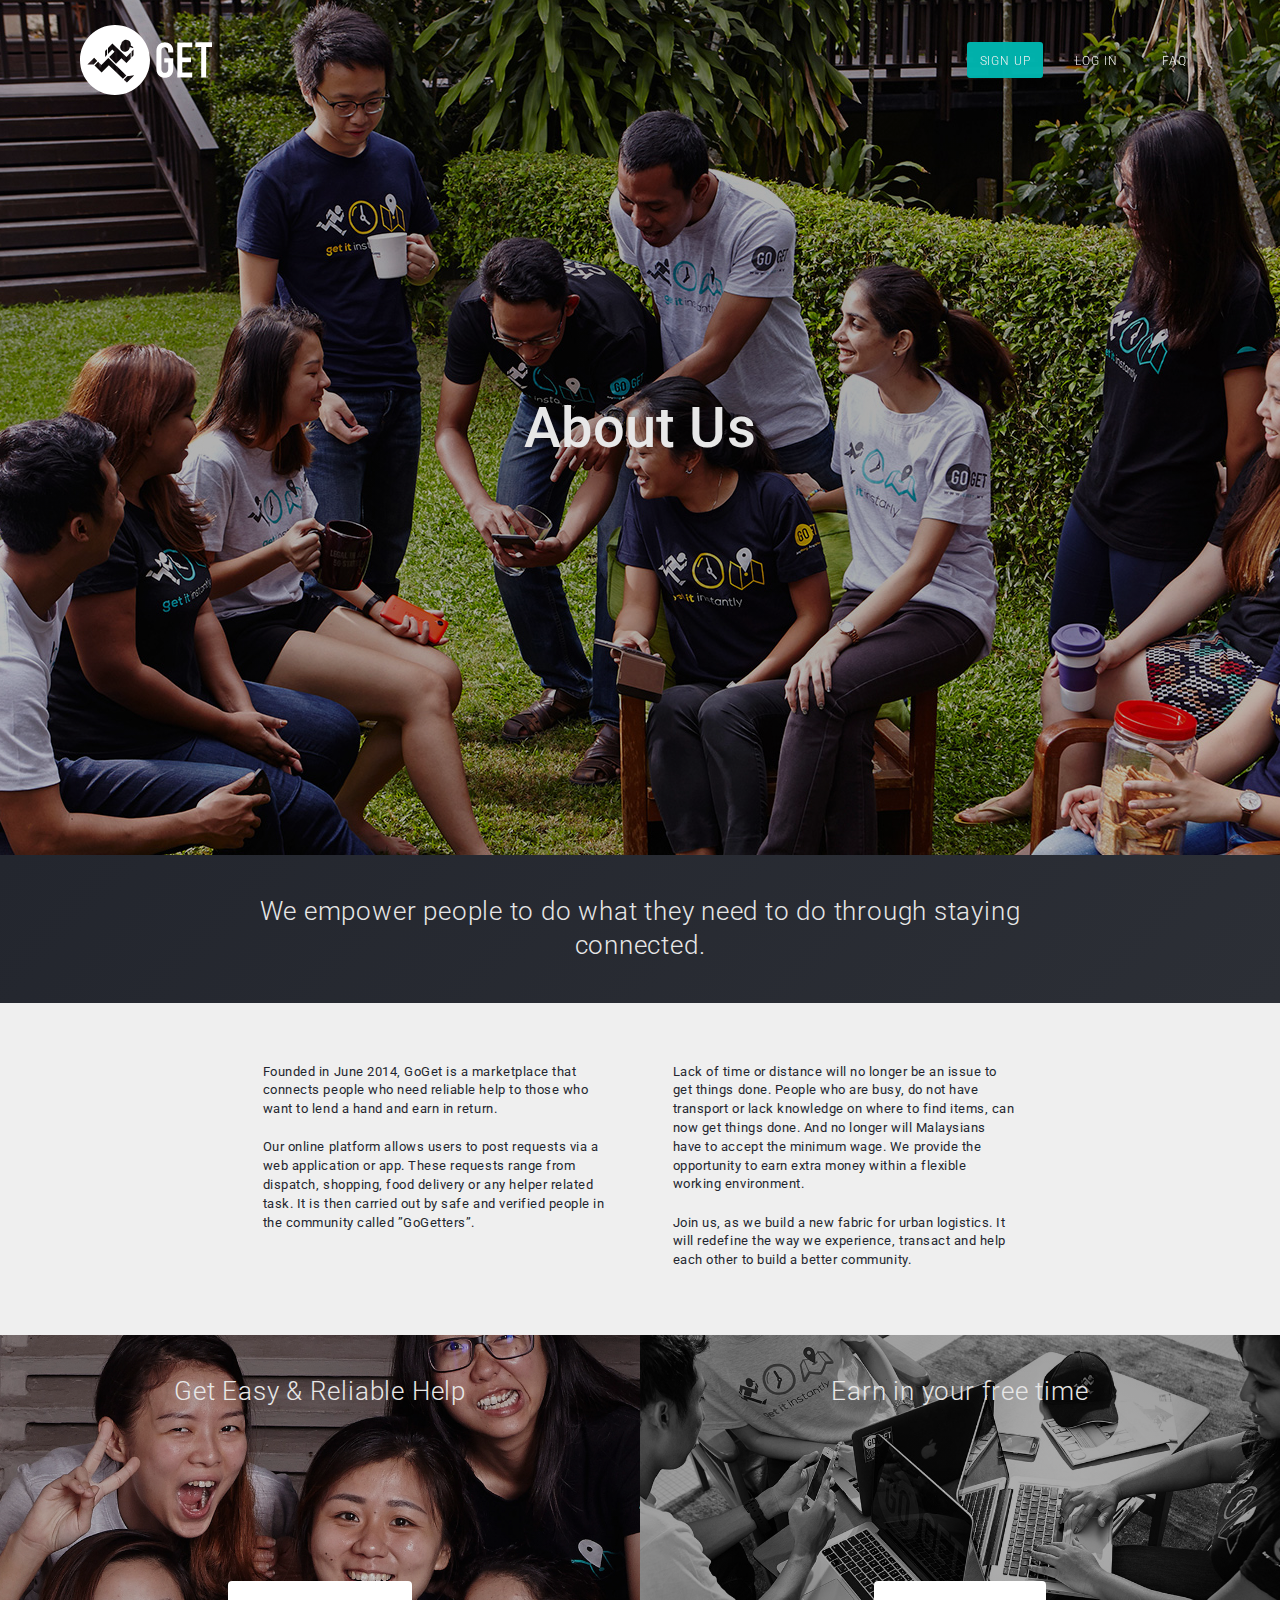
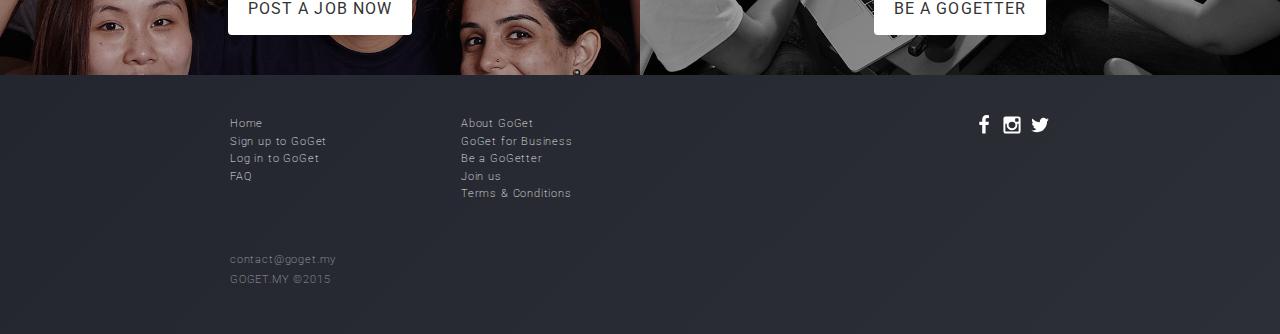
<file: about.html>
<!DOCTYPE html>
<html>
  <head>
    <title>GOGET-WEB-2016</title>
    <link rel="stylesheet" media="screen" href="css/style.css">
    <link href="https://fonts.googleapis.com/css?family=Roboto:100,300,400,500,700" rel="stylesheet" type="text/css">
    <meta http-equiv="x-ua-compatible" content="ie=edge">
    <meta name="viewport" content="width=device-width, height=device-height, initial-scale=1.0, user-scalable=0, minimum-scale=1.0, maximum-scale=1.0">
    <meta charset="utf-8">
    <meta name="language" content="en">
    <meta name="title" content="GoGet.my">
    <meta name="description" content="">
    <meta name="subject" content="">
    <meta name="keywords" content="">
    <meta name="author" content="">
    <meta name="publisher" content="">
    <meta name="owner" content="">
    <meta name="copyright" content="">
    <meta name="geo.region" content="MY">
    <meta name="geo.placename" content="Kuala Lumpur">
    <meta name="city" content="Kuala Lumpur">
    <meta name="country" content="Malaysia">
    <meta name="state" content="Kuala Lumpur">
    <meta name="zipcode" content="">
    <meta name="geo.placename" content="Kuala Lumpur">
    <meta name="geo.position" content="">
    <meta name="ICBM" content="">
    <meta name="robot" content="index, follow">
    <meta name="ctype" content="page">
    <meta name="og:url" href="http://www.goget.my">
    <meta name="og:title" content="GoGet.my">
    <meta name="og:site_name" content="GoGet.my">
    <meta name="og:description" content="">
    <meta name="twitter:card" content="GoGet.my">
    <meta name="twitter:url" content="http://www.goget.my">
    <meta name="twitter:title" content="GoGet.my">
    <meta name="twitter:description" content="">
    <meta name="twitter:image" content="">
    <meta name="twitter:site" content="">
    <meta name="twitter:creator" content="@GoGetMalaysia">
    <meta property="og:image" content="">
    <meta property="og:description" content="">
    <meta property="og:site_name" content="GoGet.my">
    <meta property="og:url" content="http://www.goget.my">
    <meta property="og:title" content="GoGet.my">
    <meta property="og:type" content="article">
  </head>
  <body>
    <header id="waypoint-1" class="center large about">
      <nav id="nav">
        <div class="flex center-v inner bind-wide">
          <div class="unit top left">
            <div class="wordmark-active no-select"><a href="index.html">
                <div class="flip size70 delay750 turn"><img src="img/global/logo-go-mascot.svg" class="first no-drag"><img src="img/global/logo-go-word.svg" class="second no-drag"></div>
                <div class="word"><img src="img/global/logo-get.svg" class="no-drag"></div></a></div>
          </div>
          <div class="unit center-v">
            <ol class="reset">
              <li class="cta"><a href="#" class="plain caps">Sign up</a></li>
              <li><a href="#" class="plain caps">Log in</a></li>
              <li> <a href="#" class="plain caps">FAQ</a></li>
            </ol>
          </div>
        </div>
      </nav>
      <div class="hero-wrap dark slider">
        <div class="hero">
          <div class="flex stretch wrap">
            <div class="unit center-v">
              <h1>About Us</h1>
            </div>
          </div>
        </div>
      </div>
    </header>
    <section class="benefits center dark">
      <h2 class="bind">We empower people to do what they need to do through staying connected.</h2>
    </section>
    <section class="blurb center light columns">
      <div class="inner bind flex">
        <div class="unit">
          <p>Founded in June 2014, GoGet is a marketplace that connects people who need reliable help to those who want to lend a hand and earn in return.</p>
          <p>Our online platform allows users to post requests via a web application or app. These requests range from dispatch, shopping, food delivery or any helper related task. It is then carried out by safe and verified people in the community called ”GoGetters”.</p>
        </div>
        <div class="unit">
          <p>Lack of time or distance will no longer be an issue to get things done. People who are busy, do not have transport or lack knowledge on where to find items, can now get things done. And no longer will Malaysians have to accept the minimum wage. We provide the opportunity to earn extra money within a flexible working environment.</p>
          <p>Join us, as we build a new fabric for urban logistics. It will redefine the way we experience, transact and help each other to build a better community.</p>
        </div>
      </div>
    </section>
    <section class="split flex">
      <section class="start flex wrap center-h dark">
        <div class="unit top">
          <h2>Get Easy &amp; Reliable Help</h2>
        </div>
        <div class="unit bottom"><a href="#" class="plain caps button inline-block white">Post a Job Now</a></div>
      </section>
      <section class="earn flex wrap center-h dark">
        <div class="unit top">
          <h2>Earn in your free time</h2>
        </div>
        <div class="unit bottom"><a href="#" class="plain caps button inline-block white">Be a GoGetter</a></div>
      </section>
    </section>
    <footer class="dark">
      <div class="flex inner bind contents">
        <div class="unit stretch">
          <div class="flex">
            <div class="unit stretch">
              <ul class="reset">
                <li><a href="index.html" class="hover">Home</a></li>
                <li><a href="/users/sign_up" class="hover">Sign up to GoGet</a></li>
                <li><a href="/home" class="hover">Log in to GoGet</a></li>
                <li><a href="https://gogetmy.zendesk.com/hc/en-us" class="hover">FAQ</a></li>
              </ul>
            </div>
            <div class="unit stretch">
              <ul class="reset">
                <li><a href="about.html" class="hover">About GoGet</a></li>
                <li><a href="business.html" class="hover">GoGet for Business</a></li>
                <li><a href="become.html" class="hover">Be a GoGetter</a></li>
                <li><a href="jobs.html" class="hover">Join us</a></li>
                <li><a href="terms.html" class="hover">Terms &amp; Conditions</a></li>
              </ul>
            </div>
          </div>
        </div>
        <div class="unit stretch right social"><a href="#" class="plain"><img src="img/icons/icon-social-facebook.svg"></a><a href="#" class="plain"><img src="img/icons/icon-social-instagram.svg"></a><a href="#" class="plain"><img src="img/icons/icon-social-twitter.svg"></a></div>
      </div>
      <div class="flex inner bind legal">
        <div class="unit stretch"><small><a href="mailto:contact@goget.my" class="hover">contact@goget.my</a><br>GOGET.MY &copy;2015</small></div>
      </div>
    </footer>
    <script src="https://cdn.optimizely.com/js/5528800518.js"></script>
    <script src="js/main.min.js"></script>
  </body>
</html>
</file>
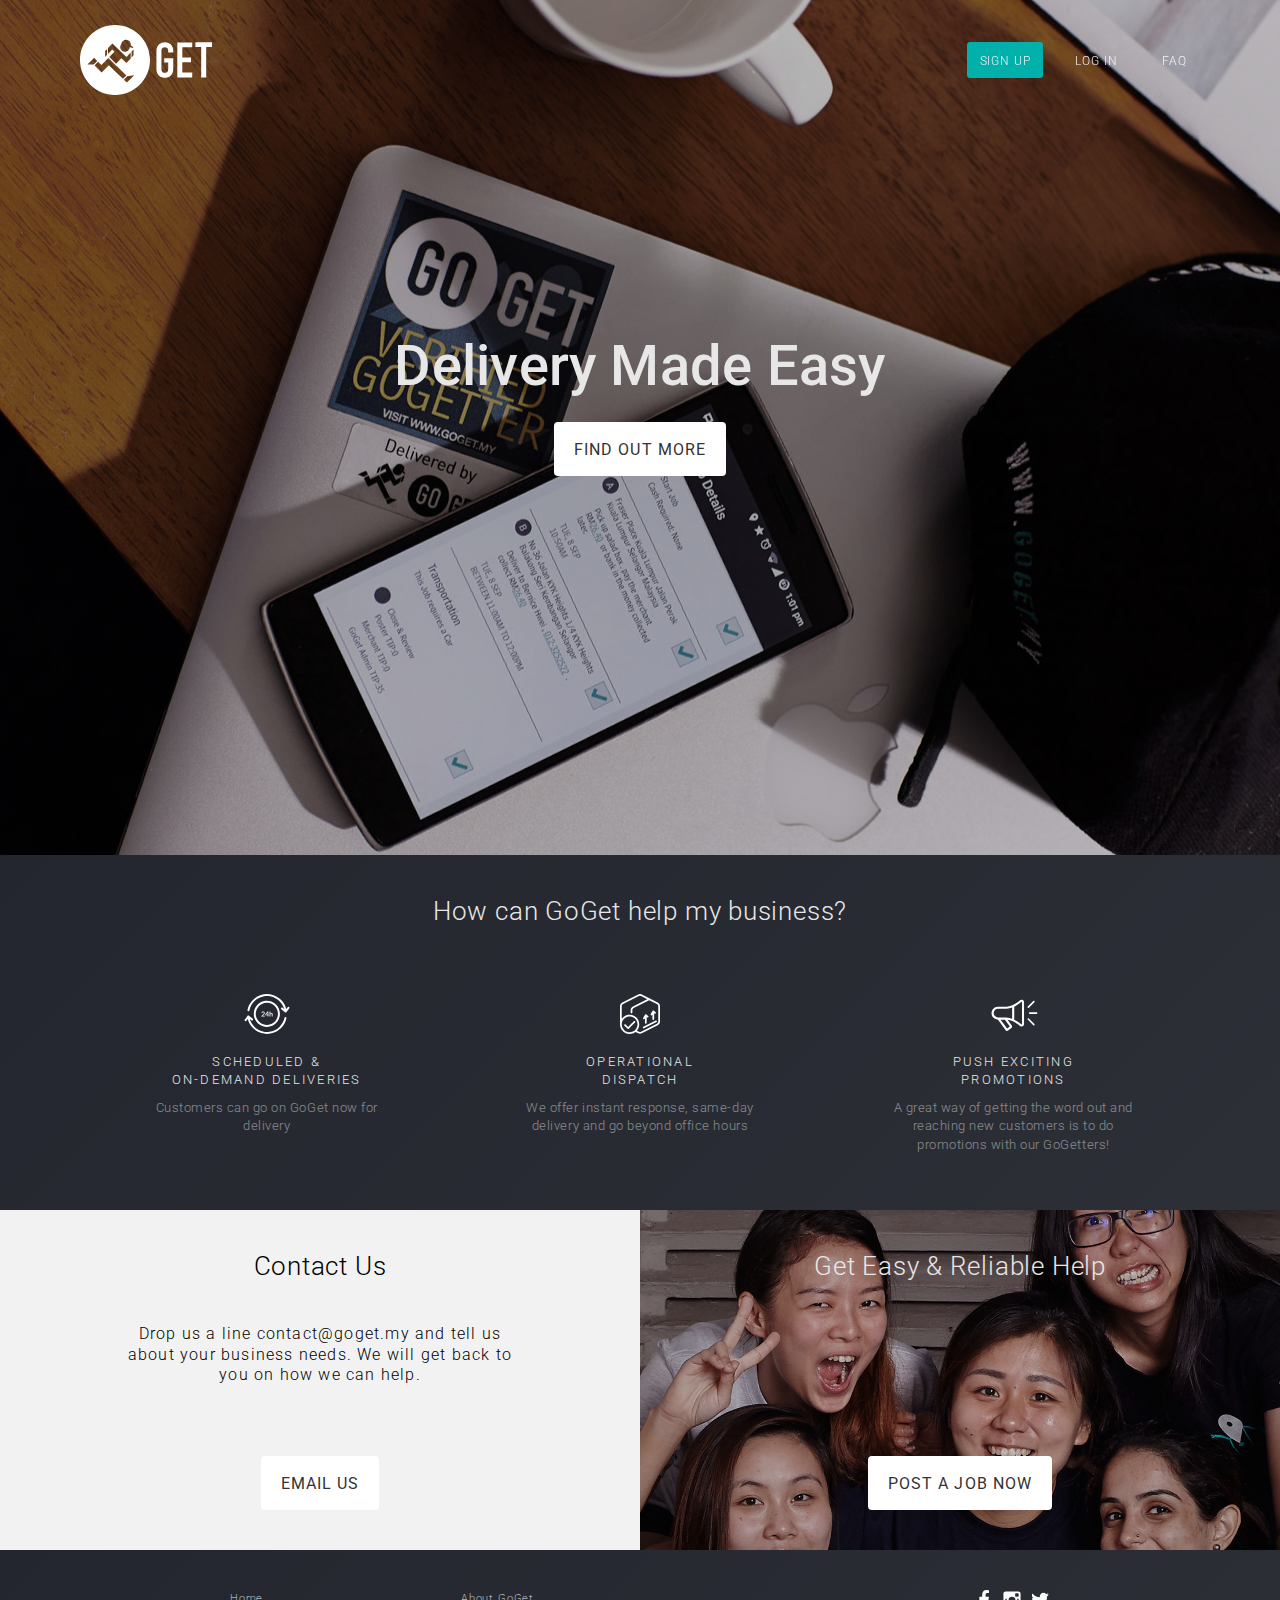
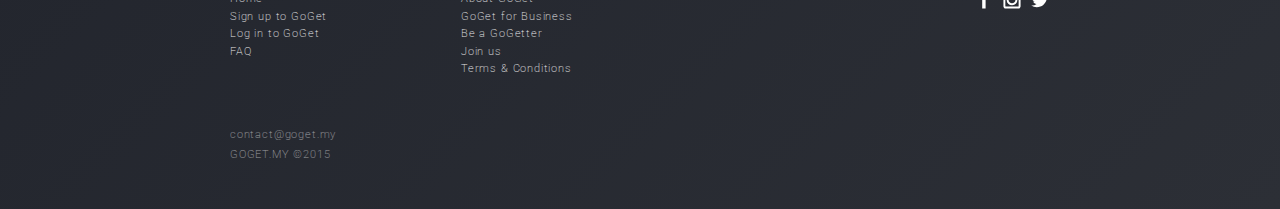
<file: business.html>
<!DOCTYPE html>
<html>
  <head>
    <title>GOGET-WEB-2016</title>
    <link rel="stylesheet" media="screen" href="css/style.css">
    <link href="https://fonts.googleapis.com/css?family=Roboto:100,300,400,500,700" rel="stylesheet" type="text/css">
    <meta http-equiv="x-ua-compatible" content="ie=edge">
    <meta name="viewport" content="width=device-width, height=device-height, initial-scale=1.0, user-scalable=0, minimum-scale=1.0, maximum-scale=1.0">
    <meta charset="utf-8">
    <meta name="language" content="en">
    <meta name="title" content="GoGet.my">
    <meta name="description" content="">
    <meta name="subject" content="">
    <meta name="keywords" content="">
    <meta name="author" content="">
    <meta name="publisher" content="">
    <meta name="owner" content="">
    <meta name="copyright" content="">
    <meta name="geo.region" content="MY">
    <meta name="geo.placename" content="Kuala Lumpur">
    <meta name="city" content="Kuala Lumpur">
    <meta name="country" content="Malaysia">
    <meta name="state" content="Kuala Lumpur">
    <meta name="zipcode" content="">
    <meta name="geo.placename" content="Kuala Lumpur">
    <meta name="geo.position" content="">
    <meta name="ICBM" content="">
    <meta name="robot" content="index, follow">
    <meta name="ctype" content="page">
    <meta name="og:url" href="http://www.goget.my">
    <meta name="og:title" content="GoGet.my">
    <meta name="og:site_name" content="GoGet.my">
    <meta name="og:description" content="">
    <meta name="twitter:card" content="GoGet.my">
    <meta name="twitter:url" content="http://www.goget.my">
    <meta name="twitter:title" content="GoGet.my">
    <meta name="twitter:description" content="">
    <meta name="twitter:image" content="">
    <meta name="twitter:site" content="">
    <meta name="twitter:creator" content="@GoGetMalaysia">
    <meta property="og:image" content="">
    <meta property="og:description" content="">
    <meta property="og:site_name" content="GoGet.my">
    <meta property="og:url" content="http://www.goget.my">
    <meta property="og:title" content="GoGet.my">
    <meta property="og:type" content="article">
  </head>
  <body>
    <header id="waypoint-1" class="center large biz">
      <nav id="nav">
        <div class="flex center-v inner bind-wide">
          <div class="unit top left">
            <div class="wordmark-active no-select"><a href="index.html">
                <div class="flip size70 delay750 turn"><img src="img/global/logo-go-mascot.svg" class="first no-drag"><img src="img/global/logo-go-word.svg" class="second no-drag"></div>
                <div class="word"><img src="img/global/logo-get.svg" class="no-drag"></div></a></div>
          </div>
          <div class="unit center-v">
            <ol class="reset">
              <li class="cta"><a href="#" class="plain caps">Sign up</a></li>
              <li><a href="#" class="plain caps">Log in</a></li>
              <li> <a href="#" class="plain caps">FAQ</a></li>
            </ol>
          </div>
        </div>
      </nav>
      <div class="hero-wrap dark slider">
        <div class="hero">
          <div class="flex stretch wrap">
            <div class="unit center-v">
              <h1>Delivery Made Easy</h1><a href="/path/to" class="plain caps button inline-block white">Find out more</a>
            </div>
          </div>
        </div>
      </div>
    </header>
    <section class="benefits-biz center dark">
      <h2>How can GoGet help my business?</h2>
      <ul class="reset benefits bind-wide flex inner">
        <li class="unit equal">
          <hgroup>
             
            Scheduled 
            &amp; <span class="br force"></span>On-demand deliveries
          </hgroup>
          <p>Customers can go on GoGet now for delivery</p>
        </li>
        <li class="unit equal">
          <hgroup>
             
            Operational <span class="br force"></span>Dispatch
          </hgroup>
          <p>We offer instant response, same-day delivery and go beyond office hours</p>
        </li>
        <li class="unit equal">
          <hgroup>
             
            Push Exciting <span class="br force"></span>Promotions
          </hgroup>
          <p>A great way of getting the word out and reaching new customers is to do promotions with our GoGetters!</p>
        </li>
      </ul>
    </section>
    <section class="split flex">
      <section class="contact flex wrap center-h">
        <div class="unit top">
          <h2>Contact Us</h2>
          <h3>Drop us a line contact@goget.my and tell us about your business needs. We will get back to you on how we can help.</h3>
        </div>
        <div class="unit bottom"><a href="mailto:contact@goget.my" class="plain caps button inline-block white">Email Us</a></div>
      </section>
      
      <section class="start flex wrap center-h dark">
        <div class="unit top">
          <h2>Get Easy &amp; Reliable Help</h2>
        </div>
        <div class="unit bottom"><a href="#" class="plain caps button inline-block white">Post a Job Now</a></div>
      </section>
    </section>
    <footer class="dark">
      <div class="flex inner bind contents">
        <div class="unit stretch">
          <div class="flex">
            <div class="unit stretch">
              <ul class="reset">
                <li><a href="index.html" class="hover">Home</a></li>
                <li><a href="/users/sign_up" class="hover">Sign up to GoGet</a></li>
                <li><a href="/home" class="hover">Log in to GoGet</a></li>
                <li><a href="https://gogetmy.zendesk.com/hc/en-us" class="hover">FAQ</a></li>
              </ul>
            </div>
            <div class="unit stretch">
              <ul class="reset">
                <li><a href="about.html" class="hover">About GoGet</a></li>
                <li><a href="business.html" class="hover">GoGet for Business</a></li>
                <li><a href="become.html" class="hover">Be a GoGetter</a></li>
                <li><a href="jobs.html" class="hover">Join us</a></li>
                <li><a href="terms.html" class="hover">Terms &amp; Conditions</a></li>
              </ul>
            </div>
          </div>
        </div>
        <div class="unit stretch right social"><a href="#" class="plain"><img src="img/icons/icon-social-facebook.svg"></a><a href="#" class="plain"><img src="img/icons/icon-social-instagram.svg"></a><a href="#" class="plain"><img src="img/icons/icon-social-twitter.svg"></a></div>
      </div>
      <div class="flex inner bind legal">
        <div class="unit stretch"><small><a href="mailto:contact@goget.my" class="hover">contact@goget.my</a><br>GOGET.MY &copy;2015</small></div>
      </div>
    </footer>
    <script src="https://cdn.optimizely.com/js/5528800518.js"></script>
    <script src="js/main.min.js"></script>
  </body>
</html>
</file>
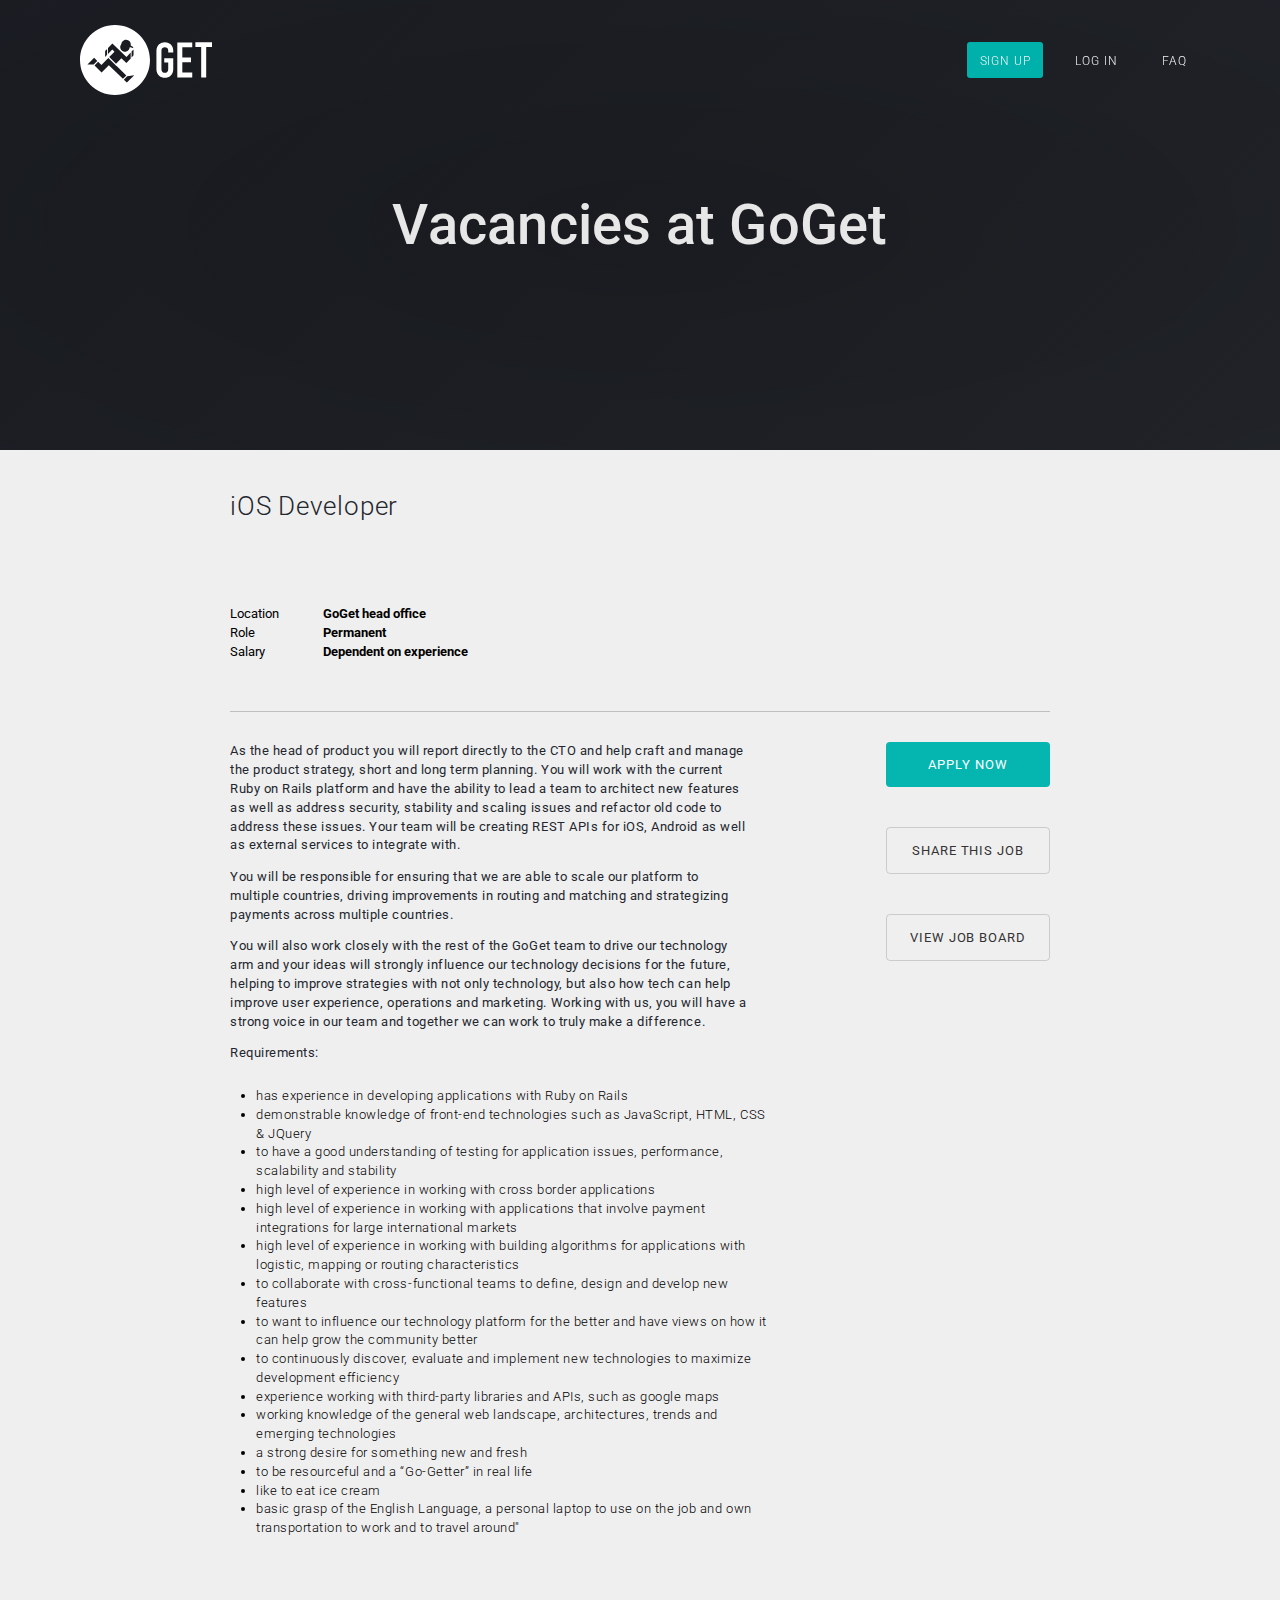
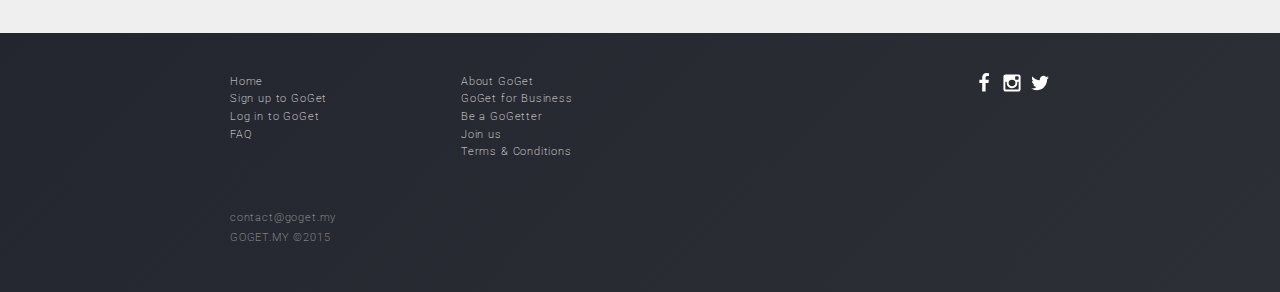
<file: job.html>
<!DOCTYPE html>
<html>
  <head>
    <title>GOGET-WEB-2016</title>
    <link rel="stylesheet" media="screen" href="css/style.css">
    <link href="https://fonts.googleapis.com/css?family=Roboto:100,300,400,500,700" rel="stylesheet" type="text/css">
    <meta http-equiv="x-ua-compatible" content="ie=edge">
    <meta name="viewport" content="width=device-width, height=device-height, initial-scale=1.0, user-scalable=0, minimum-scale=1.0, maximum-scale=1.0">
    <meta charset="utf-8">
    <meta name="language" content="en">
    <meta name="title" content="GoGet.my">
    <meta name="description" content="">
    <meta name="subject" content="">
    <meta name="keywords" content="">
    <meta name="author" content="">
    <meta name="publisher" content="">
    <meta name="owner" content="">
    <meta name="copyright" content="">
    <meta name="geo.region" content="MY">
    <meta name="geo.placename" content="Kuala Lumpur">
    <meta name="city" content="Kuala Lumpur">
    <meta name="country" content="Malaysia">
    <meta name="state" content="Kuala Lumpur">
    <meta name="zipcode" content="">
    <meta name="geo.placename" content="Kuala Lumpur">
    <meta name="geo.position" content="">
    <meta name="ICBM" content="">
    <meta name="robot" content="index, follow">
    <meta name="ctype" content="page">
    <meta name="og:url" href="http://www.goget.my">
    <meta name="og:title" content="GoGet.my">
    <meta name="og:site_name" content="GoGet.my">
    <meta name="og:description" content="">
    <meta name="twitter:card" content="GoGet.my">
    <meta name="twitter:url" content="http://www.goget.my">
    <meta name="twitter:title" content="GoGet.my">
    <meta name="twitter:description" content="">
    <meta name="twitter:image" content="">
    <meta name="twitter:site" content="">
    <meta name="twitter:creator" content="@GoGetMalaysia">
    <meta property="og:image" content="">
    <meta property="og:description" content="">
    <meta property="og:site_name" content="GoGet.my">
    <meta property="og:url" content="http://www.goget.my">
    <meta property="og:title" content="GoGet.my">
    <meta property="og:type" content="article">
  </head>
  <body>
    <header id="waypoint-1" class="center small job">
      <nav id="nav">
        <div class="flex center-v inner bind-wide">
          <div class="unit top left">
            <div class="wordmark-active no-select"><a href="index.html">
                <div class="flip size70 delay750 turn"><img src="img/global/logo-go-mascot.svg" class="first no-drag"><img src="img/global/logo-go-word.svg" class="second no-drag"></div>
                <div class="word"><img src="img/global/logo-get.svg" class="no-drag"></div></a></div>
          </div>
          <div class="unit center-v">
            <ol class="reset">
              <li class="cta"><a href="#" class="plain caps">Sign up</a></li>
              <li><a href="#" class="plain caps">Log in</a></li>
              <li> <a href="#" class="plain caps">FAQ</a></li>
            </ol>
          </div>
        </div>
      </nav>
      <div class="hero-wrap dark slider">
        <div class="hero">
          <div class="flex stretch wrap">
            <div class="unit center-v">
              <h1>Vacancies at GoGet</h1>
            </div>
          </div>
        </div>
      </div>
    </header>
    <section class="job light">
      <div class="bind">
        <h2>iOS Developer</h2>
        <div class="inner">
          <div class="flex wrap">
            <div class="unit stretch">
              <dl>
                <dt>Location</dt>
                <dd>GoGet head office</dd><br>
                <dt>Role</dt>
                <dd>Permanent</dd><br>
                <dt>Salary</dt>
                <dd>Dependent on experience</dd>
              </dl>
            </div>
          </div>
          <hr>
          <div class="flex">
            <div class="unit">
              <p>As the head of product you will report directly to the CTO and help craft and manage the product strategy, short and long term planning. You will work with the current Ruby on Rails platform and have the ability to lead a team to architect new features as well as address security, stability and scaling issues and refactor old code to address these issues. Your team will be creating REST APIs for iOS, Android as well as external services to integrate with.</p>
              <p>You will be responsible for ensuring that we are able to scale our platform to multiple countries, driving improvements in routing and matching and strategizing payments across multiple countries.</p>
              <p>You will also work closely with the rest of the GoGet team to drive our technology arm and your ideas will strongly influence our technology decisions for the future, helping to improve strategies with not only technology, but also how tech can help improve user experience, operations and marketing. Working with us, you will have a strong voice in our team and together we can work to truly make a difference.</p>
              <p>Requirements:</p>
              <ul class="indent">
                <li>has experience in developing applications with Ruby on Rails</li>
                <li>demonstrable knowledge of front-end technologies such as JavaScript, HTML, CSS &amp; JQuery</li>
                <li>to have a good understanding of testing for application issues, performance, scalability and stability</li>
                <li>high level of experience in working with cross border applications</li>
                <li>high level of experience in working with applications that involve payment integrations for large international markets</li>
                <li>high level of experience in working with building algorithms for applications with logistic, mapping or routing characteristics</li>
                <li>to collaborate with cross-functional teams to define, design and develop new features</li>
                <li>to want to influence our technology platform for the better and have views on how it can help grow the community better</li>
                <li>to continuously discover, evaluate and implement new technologies to maximize development efficiency</li>
                <li>experience working with third-party libraries and APIs, such as google maps</li>
                <li>working knowledge of the general web landscape, architectures, trends and emerging technologies</li>
                <li>a strong desire for something new and fresh</li>
                <li>to be resourceful and a “Go-Getter” in real life</li>
                <li>like to eat ice cream</li>
                <li>basic grasp of the English Language, a personal laptop to use on the job and own transportation to work and to travel around"</li>
              </ul>
            </div>
            <div class="unit"><a href="#" class="center plain caps button block cta small">Apply Now</a><a href="#" class="center plain caps button outline block small">Share this Job</a><a href="#" class="center plain caps button outline block small">View Job Board</a></div>
          </div>
        </div>
      </div>
    </section>
    <footer class="dark">
      <div class="flex inner bind contents">
        <div class="unit stretch">
          <div class="flex">
            <div class="unit stretch">
              <ul class="reset">
                <li><a href="index.html" class="hover">Home</a></li>
                <li><a href="/users/sign_up" class="hover">Sign up to GoGet</a></li>
                <li><a href="/home" class="hover">Log in to GoGet</a></li>
                <li><a href="https://gogetmy.zendesk.com/hc/en-us" class="hover">FAQ</a></li>
              </ul>
            </div>
            <div class="unit stretch">
              <ul class="reset">
                <li><a href="about.html" class="hover">About GoGet</a></li>
                <li><a href="business.html" class="hover">GoGet for Business</a></li>
                <li><a href="become.html" class="hover">Be a GoGetter</a></li>
                <li><a href="jobs.html" class="hover">Join us</a></li>
                <li><a href="terms.html" class="hover">Terms &amp; Conditions</a></li>
              </ul>
            </div>
          </div>
        </div>
        <div class="unit stretch right social"><a href="#" class="plain"><img src="img/icons/icon-social-facebook.svg"></a><a href="#" class="plain"><img src="img/icons/icon-social-instagram.svg"></a><a href="#" class="plain"><img src="img/icons/icon-social-twitter.svg"></a></div>
      </div>
      <div class="flex inner bind legal">
        <div class="unit stretch"><small><a href="mailto:contact@goget.my" class="hover">contact@goget.my</a><br>GOGET.MY &copy;2015</small></div>
      </div>
    </footer>
    <script src="https://cdn.optimizely.com/js/5528800518.js"></script>
    <script src="js/main.min.js"></script>
  </body>
</html>
</file>
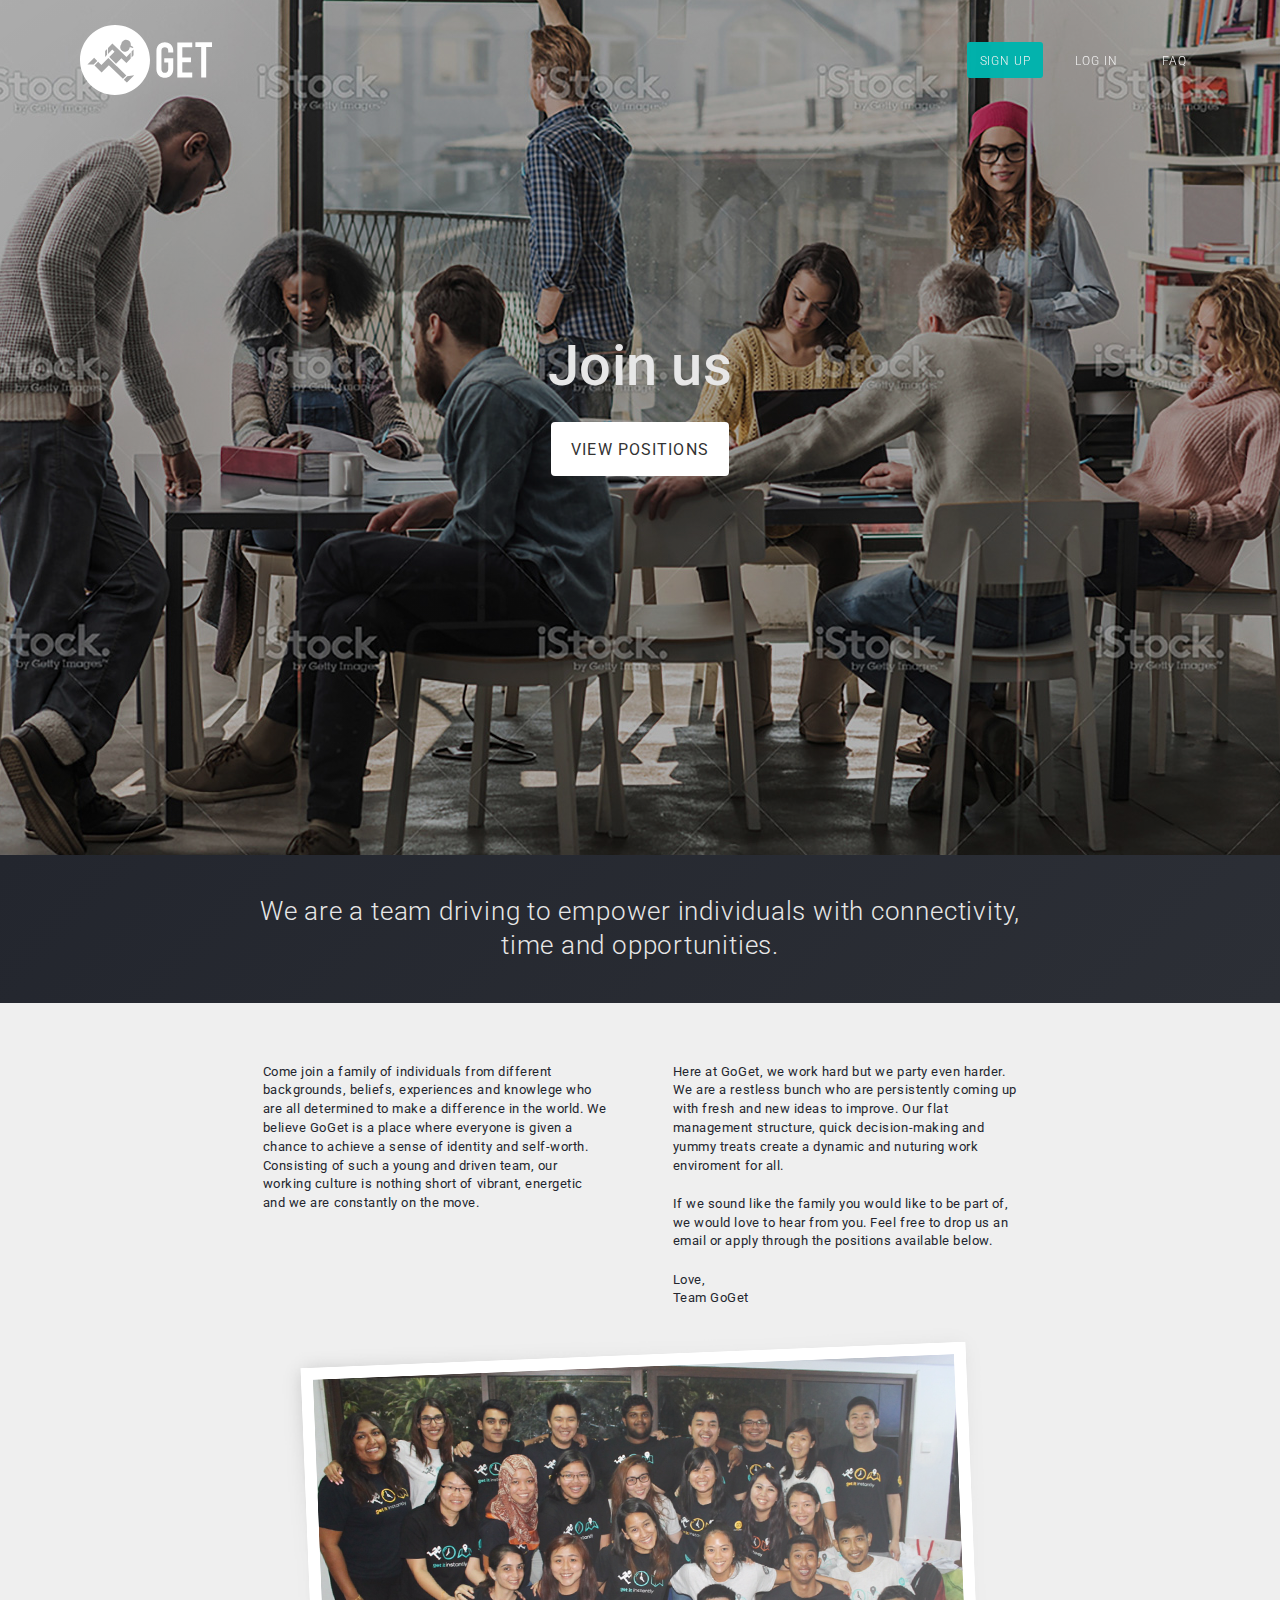
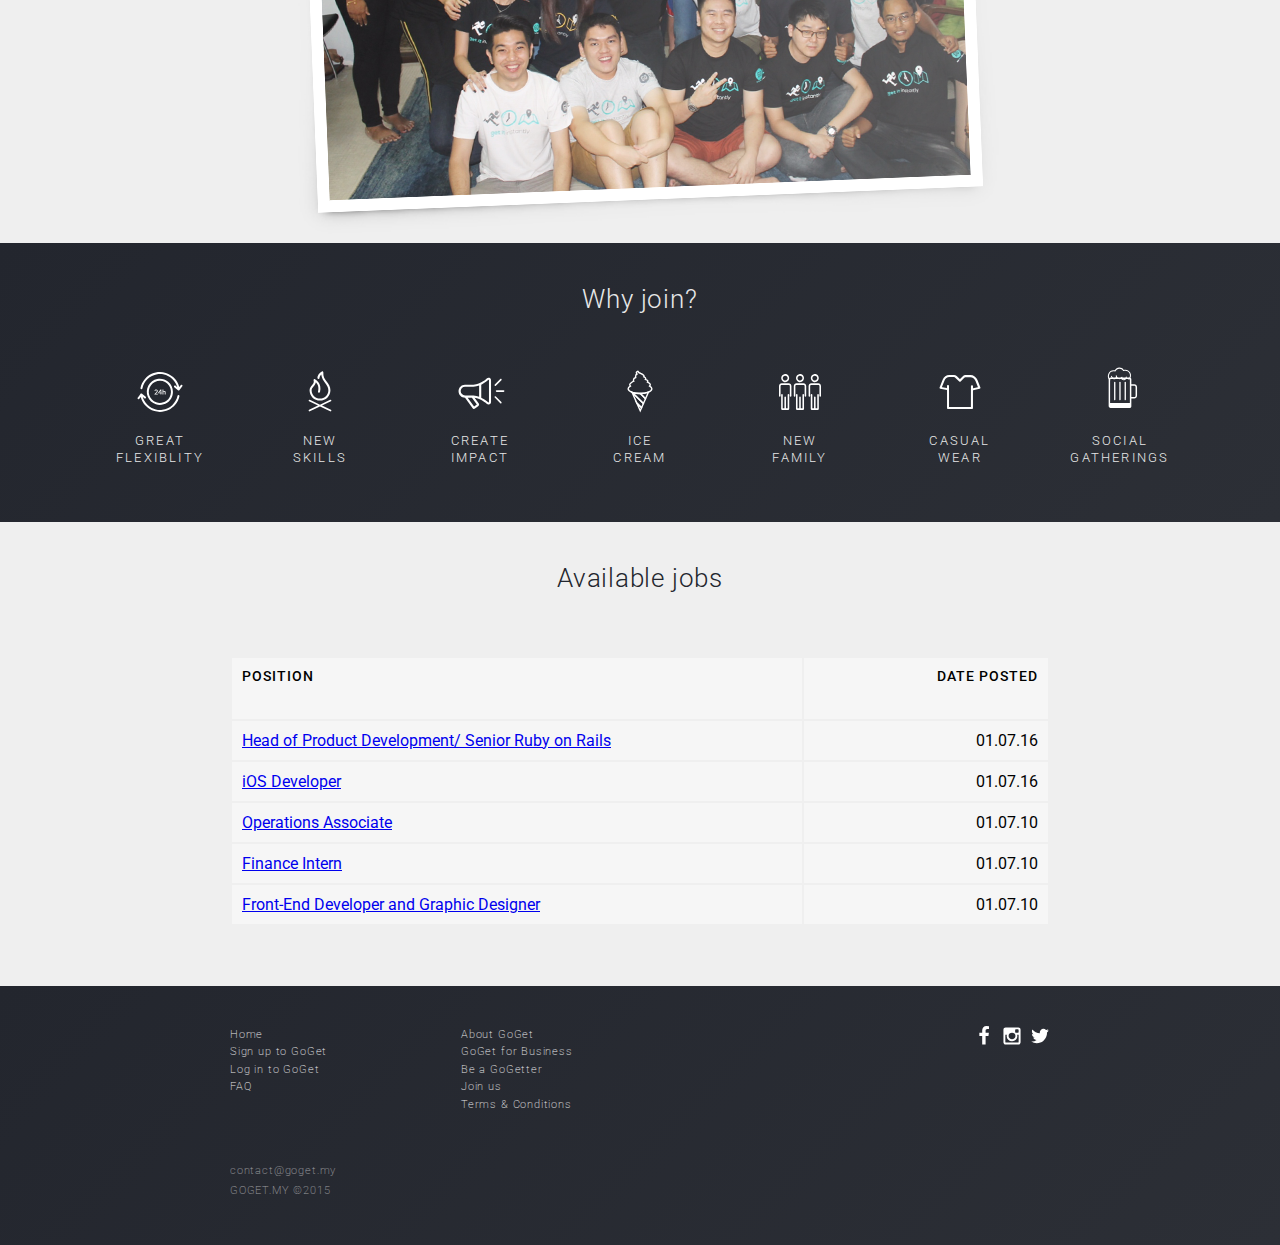
<file: jobs.html>
<!DOCTYPE html>
<html>
  <head>
    <title>GOGET-WEB-2016</title>
    <link rel="stylesheet" media="screen" href="css/style.css">
    <link href="https://fonts.googleapis.com/css?family=Roboto:100,300,400,500,700" rel="stylesheet" type="text/css">
    <meta http-equiv="x-ua-compatible" content="ie=edge">
    <meta name="viewport" content="width=device-width, height=device-height, initial-scale=1.0, user-scalable=0, minimum-scale=1.0, maximum-scale=1.0">
    <meta charset="utf-8">
    <meta name="language" content="en">
    <meta name="title" content="GoGet.my">
    <meta name="description" content="">
    <meta name="subject" content="">
    <meta name="keywords" content="">
    <meta name="author" content="">
    <meta name="publisher" content="">
    <meta name="owner" content="">
    <meta name="copyright" content="">
    <meta name="geo.region" content="MY">
    <meta name="geo.placename" content="Kuala Lumpur">
    <meta name="city" content="Kuala Lumpur">
    <meta name="country" content="Malaysia">
    <meta name="state" content="Kuala Lumpur">
    <meta name="zipcode" content="">
    <meta name="geo.placename" content="Kuala Lumpur">
    <meta name="geo.position" content="">
    <meta name="ICBM" content="">
    <meta name="robot" content="index, follow">
    <meta name="ctype" content="page">
    <meta name="og:url" href="http://www.goget.my">
    <meta name="og:title" content="GoGet.my">
    <meta name="og:site_name" content="GoGet.my">
    <meta name="og:description" content="">
    <meta name="twitter:card" content="GoGet.my">
    <meta name="twitter:url" content="http://www.goget.my">
    <meta name="twitter:title" content="GoGet.my">
    <meta name="twitter:description" content="">
    <meta name="twitter:image" content="">
    <meta name="twitter:site" content="">
    <meta name="twitter:creator" content="@GoGetMalaysia">
    <meta property="og:image" content="">
    <meta property="og:description" content="">
    <meta property="og:site_name" content="GoGet.my">
    <meta property="og:url" content="http://www.goget.my">
    <meta property="og:title" content="GoGet.my">
    <meta property="og:type" content="article">
  </head>
  <body>
    <header id="waypoint-1" class="center large jobs">
      <nav id="nav">
        <div class="flex center-v inner bind-wide">
          <div class="unit top left">
            <div class="wordmark-active no-select"><a href="index.html">
                <div class="flip size70 delay750 turn"><img src="img/global/logo-go-mascot.svg" class="first no-drag"><img src="img/global/logo-go-word.svg" class="second no-drag"></div>
                <div class="word"><img src="img/global/logo-get.svg" class="no-drag"></div></a></div>
          </div>
          <div class="unit center-v">
            <ol class="reset">
              <li class="cta"><a href="#" class="plain caps">Sign up</a></li>
              <li><a href="#" class="plain caps">Log in</a></li>
              <li> <a href="#" class="plain caps">FAQ</a></li>
            </ol>
          </div>
        </div>
      </nav>
      <div class="hero-wrap dark slider">
        <div class="hero">
          <div class="flex stretch wrap">
            <div class="unit center-v">
              <h1>Join us</h1><a href="#available" class="plain caps button inline-block white">View positions</a>
            </div>
          </div>
        </div>
      </div>
    </header>
    <section class="belly center dark">
      <h2 class="bind">We are a team driving to empower individuals with connectivity, time and opportunities.</h2>
    </section>
    <section class="blurb center light columns">
      <div class="inner bind flex">
        <div class="unit">
          <p>Come join a family of individuals from different backgrounds, beliefs, experiences and knowlege who are all determined to make a difference in the world. We believe GoGet is a place where everyone is given a chance to achieve a sense of identity and self-worth. Consisting of such a young and driven team, our working culture is nothing short of vibrant, energetic and we are constantly on the move. </p>
        </div>
        <div class="unit">
          <p>Here at GoGet, we work hard but we party even harder. We are a restless bunch who are persistently coming up with fresh and new ideas to improve. Our flat management structure, quick decision-making and yummy treats create a dynamic and nuturing work enviroment for all.</p>
          <p>If we sound like the family you would like to be part of, we would love to hear from you. Feel free to drop us an email or apply through the positions available below.</p>
          <p>Love,<br>Team GoGet
          </p>
        </div>
      </div><img src="img/editorial/jobs/snap.png" class="shrink">
    </section>
    <section class="perks center dark">
      <h2 class="bind">Why join?</h2>
      <ul class="reset bind-wide flex inner perks">
        <li class="unit equal">
          <hgroup>
             
            Great <span class="br"></span>flexiblity
          </hgroup>
        </li>
        <li class="unit equal">
          <hgroup>
             
            New <span class="br"></span>skills
          </hgroup>
        </li>
        <li class="unit equal">
          <hgroup>
             
            Create <span class="br"></span>impact 
          </hgroup>
        </li>
        <li class="unit equal">
          <hgroup>
             
            Ice <span class="br"> </span>cream
          </hgroup>
        </li>
        <li class="unit equal">
          <hgroup>
             
            New <span class="br"> </span>family
          </hgroup>
        </li>
        <li class="unit equal">
          <hgroup>
             
            Casual <span class="br"> </span>wear
          </hgroup>
        </li>
        <li class="unit equal">
          <hgroup>
             
            Social <span class="br"> </span>gatherings
          </hgroup>
        </li>
      </ul>
    </section>
    <section id="available" class="available light center">
      <h2>Available jobs</h2>
      <table class="inner">
        <thead>
          <tr>
            <th class="caps">Position</th>
            <th class="caps">Date Posted</th>
          </tr>
        </thead>
        <tbody>
          <tr>
            <td> <a href="#" class="underline">Head of Product Development/ Senior Ruby on Rails</a></td>
            <td>01.07.16</td>
          </tr>
          <tr>
            <td> <a href="#" class="underline">iOS Developer</a></td>
            <td>01.07.16</td>
          </tr>
          <tr>
            <td> <a href="#" class="underline">Operations Associate</a></td>
            <td>01.07.10</td>
          </tr>
          <tr>
            <td> <a href="#" class="underline">Finance Intern</a></td>
            <td>01.07.10</td>
          </tr>
          <tr>
            <td> <a href="#" class="underline">Front-End Developer and Graphic Designer </a></td>
            <td>01.07.10</td>
          </tr>
        </tbody>
      </table>
    </section>
    <footer class="dark">
      <div class="flex inner bind contents">
        <div class="unit stretch">
          <div class="flex">
            <div class="unit stretch">
              <ul class="reset">
                <li><a href="index.html" class="hover">Home</a></li>
                <li><a href="/users/sign_up" class="hover">Sign up to GoGet</a></li>
                <li><a href="/home" class="hover">Log in to GoGet</a></li>
                <li><a href="https://gogetmy.zendesk.com/hc/en-us" class="hover">FAQ</a></li>
              </ul>
            </div>
            <div class="unit stretch">
              <ul class="reset">
                <li><a href="about.html" class="hover">About GoGet</a></li>
                <li><a href="business.html" class="hover">GoGet for Business</a></li>
                <li><a href="become.html" class="hover">Be a GoGetter</a></li>
                <li><a href="jobs.html" class="hover">Join us</a></li>
                <li><a href="terms.html" class="hover">Terms &amp; Conditions</a></li>
              </ul>
            </div>
          </div>
        </div>
        <div class="unit stretch right social"><a href="#" class="plain"><img src="img/icons/icon-social-facebook.svg"></a><a href="#" class="plain"><img src="img/icons/icon-social-instagram.svg"></a><a href="#" class="plain"><img src="img/icons/icon-social-twitter.svg"></a></div>
      </div>
      <div class="flex inner bind legal">
        <div class="unit stretch"><small><a href="mailto:contact@goget.my" class="hover">contact@goget.my</a><br>GOGET.MY &copy;2015</small></div>
      </div>
    </footer>
    <script src="https://cdn.optimizely.com/js/5528800518.js"></script>
    <script src="js/main.min.js"></script>
  </body>
</html>
</file>
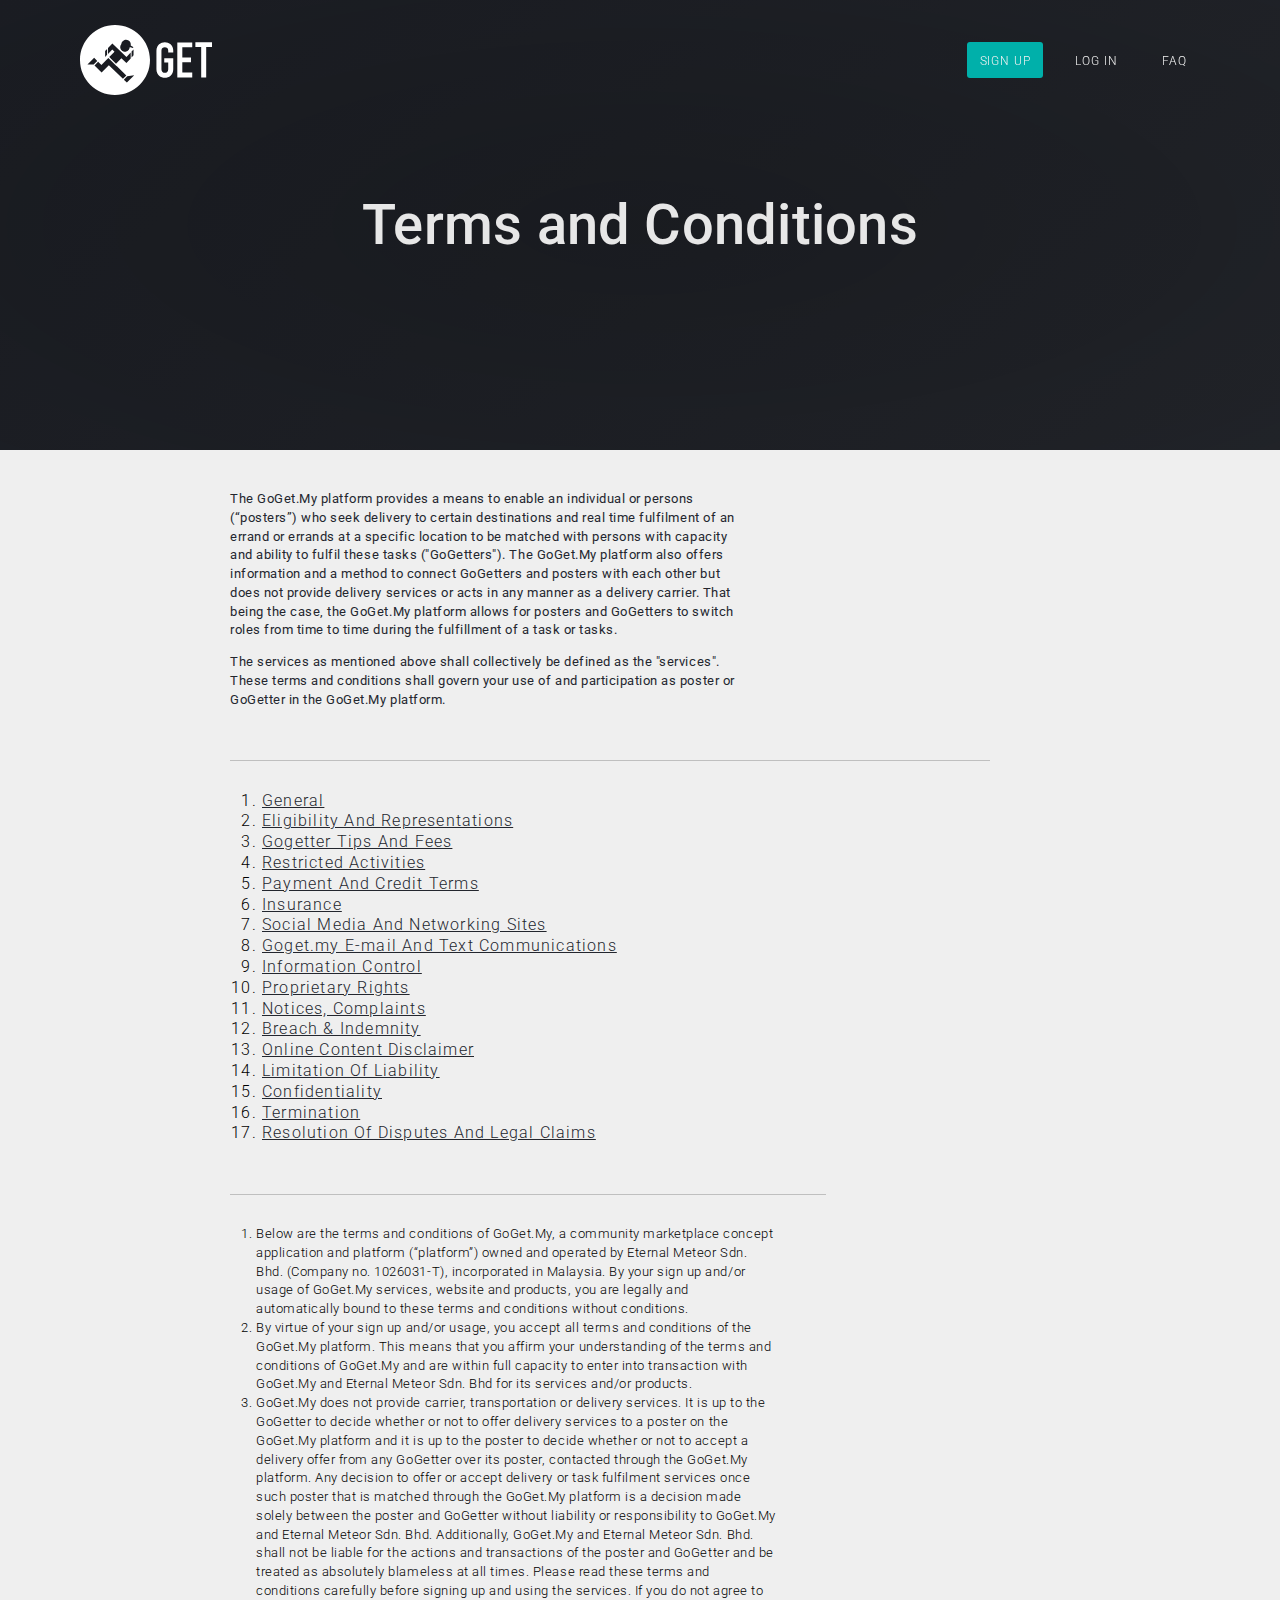
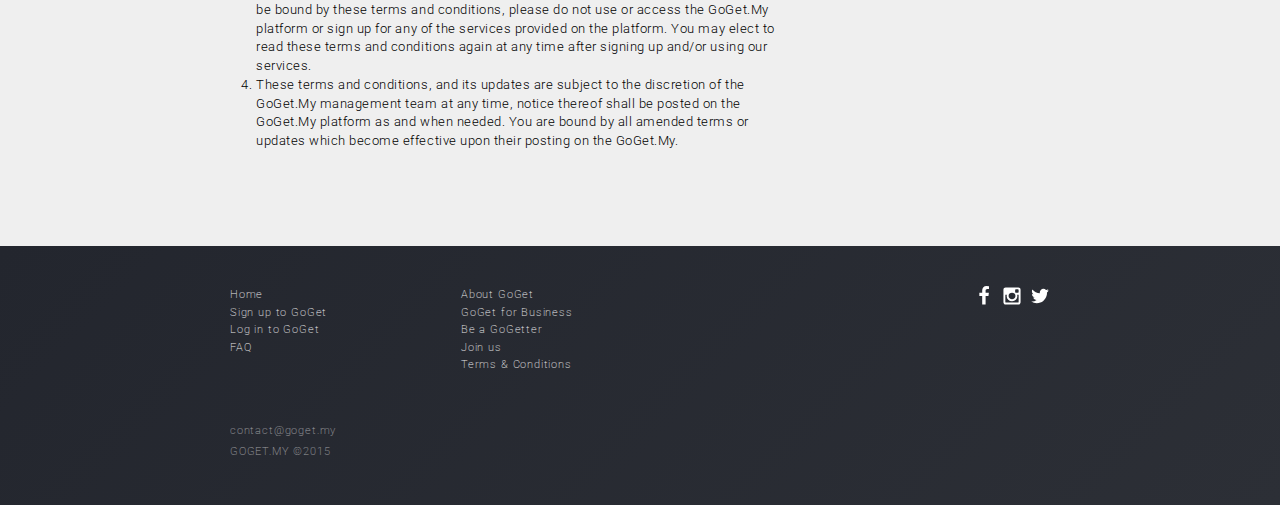
<file: terms.html>
<!DOCTYPE html>
<html>
  <head>
    <title>GOGET-WEB-2016</title>
    <link rel="stylesheet" media="screen" href="css/style.css">
    <link href="https://fonts.googleapis.com/css?family=Roboto:100,300,400,500,700" rel="stylesheet" type="text/css">
    <meta http-equiv="x-ua-compatible" content="ie=edge">
    <meta name="viewport" content="width=device-width, height=device-height, initial-scale=1.0, user-scalable=0, minimum-scale=1.0, maximum-scale=1.0">
    <meta charset="utf-8">
    <meta name="language" content="en">
    <meta name="title" content="GoGet.my">
    <meta name="description" content="">
    <meta name="subject" content="">
    <meta name="keywords" content="">
    <meta name="author" content="">
    <meta name="publisher" content="">
    <meta name="owner" content="">
    <meta name="copyright" content="">
    <meta name="geo.region" content="MY">
    <meta name="geo.placename" content="Kuala Lumpur">
    <meta name="city" content="Kuala Lumpur">
    <meta name="country" content="Malaysia">
    <meta name="state" content="Kuala Lumpur">
    <meta name="zipcode" content="">
    <meta name="geo.placename" content="Kuala Lumpur">
    <meta name="geo.position" content="">
    <meta name="ICBM" content="">
    <meta name="robot" content="index, follow">
    <meta name="ctype" content="page">
    <meta name="og:url" href="http://www.goget.my">
    <meta name="og:title" content="GoGet.my">
    <meta name="og:site_name" content="GoGet.my">
    <meta name="og:description" content="">
    <meta name="twitter:card" content="GoGet.my">
    <meta name="twitter:url" content="http://www.goget.my">
    <meta name="twitter:title" content="GoGet.my">
    <meta name="twitter:description" content="">
    <meta name="twitter:image" content="">
    <meta name="twitter:site" content="">
    <meta name="twitter:creator" content="@GoGetMalaysia">
    <meta property="og:image" content="">
    <meta property="og:description" content="">
    <meta property="og:site_name" content="GoGet.my">
    <meta property="og:url" content="http://www.goget.my">
    <meta property="og:title" content="GoGet.my">
    <meta property="og:type" content="article">
  </head>
  <body>
    <header id="waypoint-1" class="center small job">
      <nav id="nav">
        <div class="flex center-v inner bind-wide">
          <div class="unit top left">
            <div class="wordmark-active no-select"><a href="index.html">
                <div class="flip size70 delay750 turn"><img src="img/global/logo-go-mascot.svg" class="first no-drag"><img src="img/global/logo-go-word.svg" class="second no-drag"></div>
                <div class="word"><img src="img/global/logo-get.svg" class="no-drag"></div></a></div>
          </div>
          <div class="unit center-v">
            <ol class="reset">
              <li class="cta"><a href="#" class="plain caps">Sign up</a></li>
              <li><a href="#" class="plain caps">Log in</a></li>
              <li> <a href="#" class="plain caps">FAQ</a></li>
            </ol>
          </div>
        </div>
      </nav>
      <div class="hero-wrap dark slider">
        <div class="hero">
          <div class="flex stretch wrap">
            <div class="unit center-v">
              <h1>Terms and Conditions</h1>
            </div>
          </div>
        </div>
      </div>
    </header>
    <section class="job light">
      <div class="bind">
        <div class="inner">
          <div class="flex wrap">
            <div class="unit stretch">
              <p>The GoGet.My platform provides a means to enable an individual or persons (“posters”) who seek delivery to certain destinations and real time fulfilment of an errand or errands at a specific location to be matched with persons with capacity and ability to fulfil these tasks ("GoGetters"). The GoGet.My platform also offers information and a method to connect GoGetters and posters with each other but does not provide delivery services or acts in any manner as a delivery carrier. That being the case, the GoGet.My platform allows for posters and GoGetters to switch roles from time to time during the fulfillment of a task or tasks.</p>
              <p>The services as mentioned above shall collectively be defined as the "services". These terms and conditions shall govern your use of and participation as poster or GoGetter in the GoGet.My platform.</p>
              <hr>
              <ol class="indent">
                <li class="h3"><a href="#">General</a></li>
                <li class="h3"><a href="#">Eligibility And Representations</a></li>
                <li class="h3"><a href="#">Gogetter Tips And Fees</a></li>
                <li class="h3"><a href="#">Restricted Activities</a></li>
                <li class="h3"><a href="#">Payment And Credit Terms</a></li>
                <li class="h3"><a href="#">Insurance</a></li>
                <li class="h3"><a href="#">Social Media And Networking Sites</a></li>
                <li class="h3"><a href="#">Goget.my E-mail And Text Communications</a></li>
                <li class="h3"><a href="#">Information Control</a></li>
                <li class="h3"><a href="#">Proprietary Rights</a></li>
                <li class="h3"><a href="#">Notices, Complaints</a></li>
                <li class="h3"><a href="#">Breach &amp; Indemnity</a></li>
                <li class="h3"><a href="#">Online Content Disclaimer</a></li>
                <li class="h3"><a href="#">Limitation Of Liability</a></li>
                <li class="h3"><a href="#">Confidentiality</a></li>
                <li class="h3"><a href="#">Termination</a></li>
                <li class="h3"><a href="#">Resolution Of Disputes And Legal Claims</a></li>
              </ol>
            </div>
          </div>
          <div class="flex">
            <div class="unit">
              <hr>
              <ol class="indent">
                <li>Below are the terms and conditions of GoGet.My, a community marketplace concept application and platform (“platform”) owned and operated by Eternal Meteor Sdn. Bhd. (Company no. 1026031-T), incorporated in Malaysia. By your sign up and/or usage of GoGet.My services, website and products, you are legally and automatically bound to these terms and conditions without conditions.</li>
                <li>By virtue of your sign up and/or usage, you accept all terms and conditions of the GoGet.My platform. This means that you affirm your understanding of the terms and conditions of GoGet.My and are within full capacity to enter into transaction with GoGet.My and Eternal Meteor Sdn. Bhd for its services and/or products.</li>
                <li>GoGet.My does not provide carrier, transportation or delivery services. It is up to the GoGetter to decide whether or not to offer delivery services to a poster on the GoGet.My platform and it is up to the poster to decide whether or not to accept a delivery offer from any GoGetter over its poster, contacted through the GoGet.My platform. Any decision to offer or accept delivery or task fulfilment services once such poster that is matched through the GoGet.My platform is a decision made solely between the poster and GoGetter without liability or responsibility to GoGet.My and Eternal Meteor Sdn. Bhd. Additionally, GoGet.My and Eternal Meteor Sdn. Bhd. shall not be liable for the actions and transactions of the poster and GoGetter and be treated as absolutely blameless at all times. Please read these terms and conditions carefully before signing up and using the services. If you do not agree to be bound by these terms and conditions, please do not use or access the GoGet.My platform or sign up for any of the services provided on the platform. You may elect to read these terms and conditions again at any time after signing up and/or using our services.</li>
                <li>These terms and conditions, and its updates are subject to the discretion of the GoGet.My management team at any time, notice thereof shall be posted on the GoGet.My platform as and when needed. You are bound by all amended terms or updates which become effective upon their posting on the GoGet.My.</li>
              </ol>
            </div>
          </div>
        </div>
      </div>
    </section>
    <footer class="dark">
      <div class="flex inner bind contents">
        <div class="unit stretch">
          <div class="flex">
            <div class="unit stretch">
              <ul class="reset">
                <li><a href="index.html" class="hover">Home</a></li>
                <li><a href="/users/sign_up" class="hover">Sign up to GoGet</a></li>
                <li><a href="/home" class="hover">Log in to GoGet</a></li>
                <li><a href="https://gogetmy.zendesk.com/hc/en-us" class="hover">FAQ</a></li>
              </ul>
            </div>
            <div class="unit stretch">
              <ul class="reset">
                <li><a href="about.html" class="hover">About GoGet</a></li>
                <li><a href="business.html" class="hover">GoGet for Business</a></li>
                <li><a href="become.html" class="hover">Be a GoGetter</a></li>
                <li><a href="jobs.html" class="hover">Join us</a></li>
                <li><a href="terms.html" class="hover">Terms &amp; Conditions</a></li>
              </ul>
            </div>
          </div>
        </div>
        <div class="unit stretch right social"><a href="#" class="plain"><img src="img/icons/icon-social-facebook.svg"></a><a href="#" class="plain"><img src="img/icons/icon-social-instagram.svg"></a><a href="#" class="plain"><img src="img/icons/icon-social-twitter.svg"></a></div>
      </div>
      <div class="flex inner bind legal">
        <div class="unit stretch"><small><a href="mailto:contact@goget.my" class="hover">contact@goget.my</a><br>GOGET.MY &copy;2015</small></div>
      </div>
    </footer>
    <script src="https://cdn.optimizely.com/js/5528800518.js"></script>
    <script src="js/main.min.js"></script>
  </body>
</html>
</file>
<file: css/style.css>
.slick-next:before,.slick-prev:before{color:#000}.slick-loading .slick-list{background:#fff url(../img/components/hero/loader.gif) center center no-repeat}.slick-dots{position:absolute;bottom:-45px;display:block;width:100%;padding:0;list-style:none;text-align:center}.slick-dots li{position:relative;display:inline-block;width:20px;height:20px;margin:0 5px;padding:0;cursor:pointer;opacity:.3}.slick-dots li button{font-size:0;line-height:0;padding:5px;cursor:pointer;border:0;outline:none;background:#fff;width:10px;height:10px;display:inline-block;overflow:hidden;text-indent:-9999px;border-radius:50%}.slick-dots li.slick-active{opacity:.75}.slick-slider{box-sizing:border-box;-webkit-user-select:none;-moz-user-select:none;-ms-user-select:none;user-select:none;-webkit-touch-callout:none;-khtml-user-select:none;-ms-touch-action:pan-y;touch-action:pan-y;-webkit-tap-highlight-color:transparent}.slick-list,.slick-slider{position:relative;display:block}.slick-list{overflow:hidden;margin:0;padding:0}.slick-list:focus{outline:none}.slick-list.dragging{cursor:pointer;cursor:hand}.slick-slider .slick-list,.slick-slider .slick-track{-webkit-transform:translateZ(0);transform:translateZ(0)}.slick-track{position:relative;top:0;left:0;display:block}.slick-track:after,.slick-track:before{display:table;content:""}.slick-track:after{clear:both}.slick-loading .slick-track{visibility:hidden}.slick-slide{display:none;float:left;min-height:1px}[dir=rtl] .slick-slide{float:right}.slick-slide img{display:block}.slick-slide.slick-loading img{display:none}.slick-slide.dragging img{pointer-events:none}.slick-initialized .slick-slide{display:block}.slick-loading .slick-slide{visibility:hidden}.slick-vertical .slick-slide{display:block;height:auto;border:1px solid transparent}.slick-arrow.slick-hidden{display:none}.slider{width:50%;margin:0 auto}.slick-next,.slick-prev{font-size:0;line-height:0;position:absolute;top:50%;display:block;width:20px;height:20px;padding:0;cursor:pointer;border:none}.slick-next,.slick-next:focus,.slick-next:hover,.slick-prev,.slick-prev:focus,.slick-prev:hover{color:transparent;outline:none;background:transparent}.slick-next:focus:before,.slick-next:hover:before,.slick-prev:focus:before,.slick-prev:hover:before{opacity:1}.slick-next.slick-disabled:before,.slick-prev.slick-disabled:before{opacity:.25}.slick-next:before,.slick-prev:before{line-height:1;opacity:.6;color:#fff;-webkit-font-smoothing:antialiased;-moz-osx-font-smoothing:grayscale}blockquote,body,button,code,dd,div,dl,dt,fieldset,form,h1,h2,h3,h4,h5,h6,html,input,legend,li,ol,p,pre,select,td,textarea,th,ul{margin:0;padding:0}*,:after,:before{box-sizing:border-box}body{font-family:Roboto,sans-serif;font-family:Roboto,Helvetica Neue,Lucida Grande,Helvetica,Arial,sans-serif;background:#23262e;text-rendering:optimizeLegibility;word-break:break-word}h1{font-size:56px;font-size:3.5rem;line-height:52px;line-height:3.25rem;letter-spacing:.24px;letter-spacing:.015rem;font-weight:500}@media (max-width:750px){h1{font-size:2.5rem;line-height:2.6rem;letter-spacing:.015rem;font-weight:500}}@media (max-width:570px){h1{font-size:2rem;line-height:2rem;letter-spacing:.015rem;font-weight:500}}h2{font-size:26px;letter-spacing:.03em;line-height:1.3em}blockquote,h2{font-weight:300}blockquote{font-size:20px;line-height:1.25em;letter-spacing:.05em}@media (min-width:701px){blockquote{font-weight:300;font-size:1.1rem;letter-spacing:.08rem;line-height:1.395rem;padding:10px 21px}}.h3,.h4,h3,h4{font-weight:300;font-size:16px;font-size:1rem;letter-spacing:1.2px;letter-spacing:.075rem;line-height:20.8px;line-height:1.3rem}cite,hgroup{text-transform:uppercase;letter-spacing:2.4px;letter-spacing:.15rem;font-size:12.8px;font-size:.8rem;line-height:17.6px;line-height:1.1rem;display:block;font-weight:400;font-family:Roboto,Helvetica Neue,Lucida Grande,Helvetica,Arial,sans-serif}ol li,p,ul li{font-size:13px;line-height:1.445em;letter-spacing:.04em;font-weight:300}dl{font-size:.8em;line-height:1.5em}dl dd{display:inline;font-weight:700}dl dt{display:inline-block;min-width:90px}dl+p{margin-top:3em}p+p{margin-top:1em}p+ul,ul+p{margin-top:1.5em}hgroup+h3{margin-top:15px}hr{margin:50px 0 30px;background:rgba(0,0,0,.2);height:1px;border:0}.br.force{display:block}.columns p{max-width:350px}.reset li{list-style:none}.indent li{margin-left:2em}.center{text-align:center}.center p{max-width:500px;margin:auto}.center h3+p{margin-top:15px}.caps{text-transform:uppercase;letter-spacing:.07em}::-moz-selection{background-color:rgba(0,180,173,.8)}::selection{background-color:rgba(0,180,173,.8)}a{transition:all .3s ease}a.inline-block{display:inline-block}a.hover,a.plain{text-decoration:none}a.hover:hover,a.underline,a.underline:hover{text-decoration:underline}a.outline{border:1px solid rgba(0,0,0,.15)}a.button{color:#333;padding:18px 20px 17px;border-radius:4px}a.button:hover{background:#fff}a.block{display:block}a.block+.block{margin-top:10px}a.white{background:#fff}a.cta,a.white:hover{background:rgba(0,180,173,.98)}a.cta{color:#fff}a.cta:hover{background:#f2f2f2;color:#23262e}a.small{font-size:.8em;line-height:1.5em;padding:1em}a.app{border-radius:3px;display:inline-block;line-height:0;background:#23262e}a.app+a.app{margin-left:15px}a.app:hover{background:rgba(0,180,173,.98)}a.arrow{transition:all .3s ease;opacity:.6;width:10%;padding:20px}a.arrow:hover{opacity:1}a.arrow.left{margin-left:-20px}a.arrow.right{margin-right:-20px}@media (max-width:570px){a.button{font-size:.8em;line-height:1.5em;padding:13px 15px}a.button:hover{background:rgba(0,180,173,.98)}}.dark{background:#23262e;background:linear-gradient(135deg,#23262e 0,#2c2f36 100%)}.dark a.hover,.dark blockquote,.dark cite,.dark h1,.dark h2,.dark h3,.dark h4,.dark h5,.dark hgroup,.dark li a,.dark ol li,.dark p,.dark small,.dark ul li{color:#e7e7e7}.dark li,.dark small{font-weight:200}.dark h2{font-weight:300}.dark cite,.dark hgroup,.dark thead th{font-weight:300;font-size:12.8px;font-size:.8rem;letter-spacing:2.24px;letter-spacing:.14rem}.light{background:#efefef}.light a.hover,.light h1,.light h2,.light h3,.light h4,.light h5,.light hgroup,.light li a,.light p,.light small{color:#23262e}.light cite,.light hgroup,.light thead th{font-weight:500;font-size:13.6px;font-size:.85rem;letter-spacing:.96px;letter-spacing:.06rem}.light p{font-weight:400}.light .slick-dots li button{background:#333}body,html{background:#f2f2f2;height:100%;min-height:100%;min-width:320px;font-size:16px;font-size:1rem}section.split section{min-height:340px;padding:0 20px}section.split section h3{margin:auto;max-width:25em}section.split section.contact{background:#f2f2f2}section.split section.start{background-image:radial-gradient(rgba(0,0,0,.2),rgba(0,0,0,.3)),url(../img/editorial/about/start.jpg);background-size:cover;background-repeat:none}section.split section.earn{background-image:radial-gradient(rgba(0,0,0,.3),rgba(0,0,0,.4)),url(../img/editorial/about/earn.jpg);background-size:cover;background-repeat:none}@media (max-width:570px){section.split{-webkit-flex-basis:100%;-ms-flex-preferred-size:100%;flex-basis:100%;width:100%;-webkit-flex-wrap:wrap;-ms-flex-wrap:wrap;flex-wrap:wrap}section.split section{min-height:280px}section.split section.start{background:radial-gradient(rgba(0,0,0,.1),rgba(0,0,0,.3)),url(../img/editorial/about/start-570.jpg) 50% 50% no-repeat}}footer,header,section.contents,section.earn,section.quote,section.social,section.steps,section.tiles,section.use,section.wisdom{width:100%;margin:auto}footer h2,header h2,section h2{padding:40px}footer a.button,header a.button,section a.button{margin-bottom:40px}.bind,.bind-wide{margin:auto}.bind-wide{max-width:1200px}.bind{max-width:900px}.inner{padding:40px 40px 45px}.inner+.inner{padding-top:0}@media (max-width:570px){footer h2,section h2{padding:25px 20px;font-size:22px}footer a.button,section a.button{margin-bottom:25px}section.dark h2.back{background:hsla(0,0%,100%,.04)}section.light h2.back{background:rgba(0,0,0,.04)}.inner{padding:20px 20px 25px}}.flex{width:100%;display:-webkit-flex;display:-ms-flexbox;display:flex}.flex.stretch{-webkit-align-items:stretch;-ms-flex-align:stretch;align-items:stretch}.flex.center-v{-webkit-align-items:center;-ms-flex-align:center;align-items:center}.flex.center-h{-webkit-justify-content:center;-ms-flex-pack:center;justify-content:center;text-align:center}.flex.left{-webkit-justify-content:flex-start;-ms-flex-pack:start;justify-content:flex-start}.flex.right{-webkit-justify-content:flex-end;-ms-flex-pack:end;justify-content:flex-end;-webkit-align-content:flex-end;-ms-flex-line-pack:end;align-content:flex-end}.flex.between{-webkit-justify-content:space-between;-ms-flex-pack:justify;justify-content:space-between}.flex.around{-webkit-justify-content:space-around;-ms-flex-pack:distribute;justify-content:space-around}.flex.wrap{-webkit-flex-wrap:wrap;-ms-flex-wrap:wrap;flex-wrap:wrap}.flex.wrap .unit{width:100%}.flex .unit.equal,.flex .unit.stretch{-webkit-flex-grow:1;-ms-flex-positive:1;flex-grow:1}.flex .unit.equal{-webkit-flex-basis:0;-ms-flex-preferred-size:0;flex-basis:0}.flex .unit.shrink{-webkit-flex-shrink:1;-ms-flex-negative:1;flex-shrink:1}.flex .unit.stiff{-webkit-flex-shrink:0;-ms-flex-negative:0;flex-shrink:0}.flex .unit.wide{-webkit-flex-basis:100%;-ms-flex-preferred-size:100%;flex-basis:100%;width:100%}.flex .unit.top{-webkit-align-self:flex-start;-ms-flex-item-align:start;align-self:flex-start}.flex .unit.center-v{-webkit-align-self:center;-ms-flex-item-align:center;align-self:center}.flex .unit.bottom{-webkit-align-self:flex-end;-ms-flex-item-align:end;align-self:flex-end}.flex .unit.right{text-align:right}.flex .unit.left{text-align:left}header{position:relative}header ul.slick-dots{display:inline;position:relative;bottom:50px}header ul.slick-dots li,header ul.slick-dots li.slick-active{display:inline;position:relative;width:20px;height:20px;margin:0 10px;padding:0;cursor:pointer;opacity:.3}header ul.slick-dots li.slick-active{opacity:1}header .hero-wrap{height:100%;width:100%;display:block}header .hero-wrap .hero-2,header .hero-wrap .hero-3{display:none}header .hero-wrap .hero,header .hero-wrap .slick-active,header .hero-wrap .slick-list,header .hero-wrap .slick-slide,header .hero-wrap .slick-track{height:100%;width:100%;display:block;outline:none}header .hero-wrap .hero .flex.stretch.wrap,header .hero-wrap .slick-active .flex.stretch.wrap,header .hero-wrap .slick-list .flex.stretch.wrap,header .hero-wrap .slick-slide .flex.stretch.wrap,header .hero-wrap .slick-track .flex.stretch.wrap{width:100%;height:100%;background:radial-gradient(rgba(0,0,0,.35),rgba(0,0,0,.25))}header .hero-wrap .hero .flex.stretch.wrap .unit,header .hero-wrap .slick-active .flex.stretch.wrap .unit,header .hero-wrap .slick-list .flex.stretch.wrap .unit,header .hero-wrap .slick-slide .flex.stretch.wrap .unit,header .hero-wrap .slick-track .flex.stretch.wrap .unit{padding:0 15px;z-index:4}header .hero-wrap .hero .flex.stretch.wrap .unit hgroup,header .hero-wrap .slick-active .flex.stretch.wrap .unit hgroup,header .hero-wrap .slick-list .flex.stretch.wrap .unit hgroup,header .hero-wrap .slick-slide .flex.stretch.wrap .unit hgroup,header .hero-wrap .slick-track .flex.stretch.wrap .unit hgroup{font-size:10px;line-height:14px}header .hero-wrap .hero .flex.stretch.wrap .unit hgroup+h1,header .hero-wrap .slick-active .flex.stretch.wrap .unit hgroup+h1,header .hero-wrap .slick-list .flex.stretch.wrap .unit hgroup+h1,header .hero-wrap .slick-slide .flex.stretch.wrap .unit hgroup+h1,header .hero-wrap .slick-track .flex.stretch.wrap .unit hgroup+h1{margin-top:.3em}header .hero-wrap .hero .flex.stretch.wrap .unit h1+a,header .hero-wrap .slick-active .flex.stretch.wrap .unit h1+a,header .hero-wrap .slick-list .flex.stretch.wrap .unit h1+a,header .hero-wrap .slick-slide .flex.stretch.wrap .unit h1+a,header .hero-wrap .slick-track .flex.stretch.wrap .unit h1+a{margin-top:30px}header.small{height:50%}@media (max-width:1400px){header.small{max-height:760px}}@media (max-width:1000px){header.small{max-height:500px}}@media (max-width:750px){header.small{max-height:500px}}@media (max-width:570px){header.small{max-height:320px}}header.large{height:95%}@media (max-width:1400px){header.large{max-height:900px}}@media (max-width:1000px){header.large{max-height:650px}}@media (max-width:750px){header.large{max-height:650px}}@media (max-width:570px){header.large{height:100%}}@media (max-width:570px){header.appbtns{margin-bottom:70px}header.appbtns .hero-wrap .flex.stretch.wrap .unit{margin-top:30px}header.appbtns .hero-wrap .flex.stretch.wrap .unit h1{margin:5px 0 25px}header.appbtns .hero-wrap .flex.stretch.wrap .unit hgroup{font-size:10px;line-height:14px}}header.biz .hero-wrap .hero{background:url(../img/editorial/business/hero-1-1400.jpg) 50% 45%}header.become .hero-wrap .hero{background:url(../img/editorial/become/hero-1-1800.jpg) 50% 20%}@media (max-width:1400px){header.become .hero-wrap .hero{background:url(../img/editorial/become/hero-1-1400.jpg) 50% 20%}}@media (max-width:1000px){header.become .hero-wrap .hero{background:url(../img/editorial/become/hero-1-1000.jpg) 50% 20%}}@media (max-width:570px){header.become .hero-wrap .hero{background:url(../img/editorial/become/hero-1-570.jpg) 50% 20%}}header.about .hero-wrap .hero{background:url(../img/editorial/about/hero-1-1800.jpg) 50% 20%}@media (max-width:1400px){header.about .hero-wrap .hero{background:url(../img/editorial/about/hero-1-1400.jpg) 50% 20%}}@media (max-width:1000px){header.about .hero-wrap .hero{background:url(../img/editorial/about/hero-1-1000.jpg) 50% 20%}}@media (max-width:570px){header.about .hero-wrap .hero{background:url(../img/editorial/about/hero-1-570.jpg) 50% 20%}}@media (max-width:430px){header.about .hero-wrap .hero{background:url(../img/editorial/about/hero-1-430.jpg) 50% 20%}}header.jobs .hero-wrap .hero{background:url(../img/editorial/jobs/hero-1400.jpg) 50% 40%}header.index .hero-wrap .hero:nth-child(1){background:url(../img/editorial/index/hero-1-1800.jpg) 50% 40%}header.index .hero-wrap .hero:nth-child(2){background:url(../img/editorial/index/hero-2-1800.jpg) 50% 40%}header.index .hero-wrap .hero:nth-child(3){background:url(../img/editorial/index/hero-3-1800.jpg) 50% 40%}@media (max-width:1400px){header.index .hero-wrap .hero:nth-child(1){background:url(../img/editorial/index/hero-1-1400.jpg) 50% 0}header.index .hero-wrap .hero:nth-child(2){background:url(../img/editorial/index/hero-2-1400.jpg) 50% 40%}header.index .hero-wrap .hero:nth-child(3){background:url(../img/editorial/index/hero-3-1400.jpg) 50% 40%}}@media (max-width:1000px){header.index .hero-wrap .hero:nth-child(1){background:url(../img/editorial/index/hero-1-1000.jpg) 9% 40%}header.index .hero-wrap .hero:nth-child(2){background:url(../img/editorial/index/hero-2-1000.jpg) 50% 40%}header.index .hero-wrap .hero:nth-child(3){background:url(../img/editorial/index/hero-3-1000.jpg) 50% 40%}}@media (max-width:570px){header.index .hero-wrap .hero:nth-child(1){background:url(../img/editorial/index/hero-1-570.jpg) 50% 0}header.index .hero-wrap .hero:nth-child(2){background:url(../img/editorial/index/hero-2-570.jpg) 50% 0}header.index .hero-wrap .hero:nth-child(3){background:url(../img/editorial/index/hero-3-570.jpg) 50% 0}}nav{z-index:6;margin:auto;width:100%;position:fixed;transition:all .3s ease}nav .flex.center-v.inner{padding-top:25px}nav .flex.center-v.inner .unit:nth-child(1){text-align:left;width:50%}nav .flex.center-v.inner .unit:nth-child(2){text-align:right;width:50%}nav .flex.center-v.inner .unit ol li{transition:all .3s ease;display:inline;margin-left:15px}nav .flex.center-v.inner .unit ol li a{border-radius:3px;padding:12px 13px 10px;color:#f2f2f2;font-size:12px}nav .flex.center-v.inner .unit ol li a:hover{background:#f2f2f2;color:#23262e}nav .flex.center-v.inner .unit ol li.cta a{background:rgba(0,180,173,.98)}nav .flex.center-v.inner .unit ol li.cta a:hover{background:#f2f2f2;color:#23262e}nav .flex.center-v.inner .unit .wordmark-active{transition:all .3s ease;position:relative;height:70px}nav .flex.center-v.inner .unit .wordmark-active .flip,nav .flex.center-v.inner .unit .wordmark-active .word{transition:all .3s ease;position:absolute;top:0;left:0}nav .flex.center-v.inner .unit .wordmark-active .flip img,nav .flex.center-v.inner .unit .wordmark-active .flip svg,nav .flex.center-v.inner .unit .wordmark-active .word img,nav .flex.center-v.inner .unit .wordmark-active .word svg{position:absolute;top:0;left:0}nav .flex.center-v.inner .unit .wordmark-active .flip{height:70px;width:70px}nav .flex.center-v.inner .unit .wordmark-active .flip img,nav .flex.center-v.inner .unit .wordmark-active .flip svg{height:100%;width:100%}nav .flex.center-v.inner .unit .wordmark-active .word{height:70px}nav .flex.center-v.inner .unit .wordmark-active .word img,nav .flex.center-v.inner .unit .wordmark-active .word svg{height:100%}nav.small{background:rgba(35,35,35,.4)}nav.small .flex.center-v.inner{padding-top:10px;padding-bottom:10px}nav.small .flex.center-v.inner .unit:nth-child(1){width:30%}nav.small .flex.center-v.inner .unit:nth-child(2){width:70%}nav.small .flex.center-v.inner .unit .wordmark-active{height:40px}nav.small .flex.center-v.inner .unit .wordmark-active .flip{height:40px;width:40px}nav.small .flex.center-v.inner .unit .wordmark-active .word{height:40px}@media (max-width:570px){nav{background:rgba(35,35,35,.4)}nav .flex.center-v.inner{padding-top:10px;padding-bottom:10px}nav .flex.center-v.inner .unit:nth-child(1){width:30%}nav .flex.center-v.inner .unit:nth-child(2){width:70%}nav .flex.center-v.inner .unit .wordmark-active{height:40px}nav .flex.center-v.inner .unit .wordmark-active .flip{height:40px;width:40px}nav .flex.center-v.inner .unit .wordmark-active .word{height:40px}nav .flex.center-v.inner .unit ol li{margin:0}nav .flex.center-v.inner .unit ol li a{margin:0;font-size:11px}nav .flex.center-v.inner .unit ol li:nth-child(3){display:none}}.social img{width:20px}.social a+a{margin-left:8px}.roundel{background:rgba(0,180,173,.98);border-radius:50%}.appset{width:100%;line-height:0;display:block;position:absolute;padding:15px 0;height:70px;margin-top:-70px}.appset .app+.app{margin-left:15px}.appset .app img{height:36px}.no-outline{outline:none}.no-select{-webkit-user-select:none;-moz-user-select:none;-ms-user-select:none;user-select:none}.no-drag{user-drag:none}.no-pointer{pointer-events:none}.cursor{pointer:cursor}section.mobile{overflow:hidden;height:600px}section.mobile .all{width:100%;-webkit-transform:rotate(10deg);transform:rotate(10deg);margin-left:50px}section.mobile .flex{max-width:900px;height:600px;margin:auto}section.mobile .flex .unit{width:50%}section.mobile .flex .unit .flex .unit{width:100%}section.mobile .flex .unit .flex .unit.top h2{padding-left:0;padding-right:0;padding-bottom:0;margin:auto;width:100%}section.mobile .flex .unit .flex .unit.stretch{margin:0 0 20px}section.mobile .flex .unit .flex .unit.stretch ul.app-benefits{max-width:280px;margin:auto}section.mobile .flex .unit .flex .unit.stretch ul.app-benefits p{max-width:240px;margin:0 auto}section.mobile .flex .unit .flex .unit.stretch ul.app-benefits li{text-align:center}section.mobile .flex .unit .flex .unit.stretch ul.app-benefits li+li{margin-top:15px}section.mobile .flex .unit .flex .unit.stretch ul.app-benefits li:nth-child(1):before,section.mobile .flex .unit .flex .unit.stretch ul.app-benefits li:nth-child(2):before,section.mobile .flex .unit .flex .unit.stretch ul.app-benefits li:nth-child(3):before{display:block;margin:0 auto -6px;height:70px;width:70px;-webkit-user-select:none;-moz-user-select:none;-ms-user-select:none;user-select:none;user-drag:none}section.mobile .flex .unit .flex .unit.stretch ul.app-benefits li:nth-child(1):before{content:url(../img/icons/icon-quick.svg)}section.mobile .flex .unit .flex .unit.stretch ul.app-benefits li:nth-child(2):before{content:url(../img/icons/icon-clock.svg)}section.mobile .flex .unit .flex .unit.stretch ul.app-benefits li:nth-child(3):before{content:url(../img/icons/icon-tick.svg)}section.mobile .flex .unit .flex .unit.bottom{padding:0 0 40px}@media (max-width:980px){section.mobile .all{-webkit-transform:rotate(0deg);transform:rotate(0deg);zoom:.85;margin-top:51px;margin-left:0}section.mobile .flex .details,section.mobile .flex .iphone{background:none}}@media (max-width:800px){section.mobile .flex .details{min-width:400px}section.mobile .flex .iphone{min-width:350px}}@media (max-width:570px){section.mobile{background:#e7e7e7;height:auto}section.mobile .flex{height:auto}section.mobile .flex .unit .flex .unit.top h2{padding-bottom:15px}section.mobile .flex .unit .flex .unit.stretch{margin:25px 0 30px}section.mobile .flex .unit .flex .unit.bottom{margin:25px 0 0}section.mobile .flex .details{min-width:100%;width:100%}section.mobile .flex .iphone{display:none}}.hero.app-buttons.inline{margin-top:-160px;display:block;line-height:0;text-align:center;z-index:5;position:absolute;width:100%}.hero.app-buttons.inline a.app{border:1.2px solid hsla(0,0%,100%,.5);border:.075rem solid hsla(0,0%,100%,.5);background:none;opacity:.7}.hero.app-buttons.inline a.app+a.app{margin-left:20px}.hero.app-buttons.inline a.app:hover{background:rgba(0,0,0,.8);opacity:1}@media (max-width:570px){.hero.app-buttons.inline{margin-top:0;height:70px;padding-top:15px;display:block;position:absolute;background:rgba(0,0,0,.9)}.hero.app-buttons.inline a.app{border:.075rem solid hsla(0,0%,100%,.2);background:none;opacity:.7}.hero.app-buttons.inline a.app+a.app{margin-left:15px}.hero.app-buttons.inline a.app:hover{background:rgba(0,180,173,.98);border-color:rgba(0,180,173,.98);opacity:1}}section.steps ol.flex{padding:10px 10px 50px}section.steps ol.flex li hgroup{margin:15px 0 10px}section.steps ol.flex li h3{padding:0 25px}section.steps ol.flex li:nth-child(2){margin:0 30px}section.steps ol.flex li:nth-child(2):before,section.steps ol.flex li:nth-child(3):before{content:url(../img/icons/icon-arrow.svg);float:left;margin:20px 0 0 -30px;-webkit-user-select:none;-moz-user-select:none;-ms-user-select:none;user-select:none;user-drag:none}@media (max-width:800px) and (min-width:601px){section.steps ol.flex li hgroup{margin:10px 0 5px}section.steps ol.flex li h3{font-size:13px;line-height:1.38em;letter-spacing:.05em;font-weight:300;padding:0 15px}}@media (max-width:600px){section.steps ol.flex{display:block;padding:0 0 20px}section.steps ol.flex li{border-top:1px solid hsla(0,0%,100%,.08);padding:25px}section.steps ol.flex li hgroup{margin:8px 0 4px}section.steps ol.flex li h3{max-width:300px;margin:auto;padding:0 10px}section.steps ol.flex li:nth-child(2){margin:0}section.steps ol.flex li:nth-child(2):before,section.steps ol.flex li:nth-child(3):before{content:"";float:left;margin:0}}section.quad .flex{min-height:330px}section.quad .flex .unit.stretch.quad{width:50%}section.quad .flex .unit.stretch.quad .flex.stretch{transition:all .4s ease;width:100%;height:100%;background:rgba(0,0,0,.4)}section.quad .flex .unit.stretch.quad .flex.stretch:hover{width:100%;height:100%;background:rgba(0,0,0,.9);cursor:pointer}section.quad .flex .unit.stretch.quad .flex.stretch .unit.center-v.info{padding:15px 10px}section.quad .flex .unit.stretch.quad .flex.stretch .unit.center-v.info .second{transition:all .4s ease;overflow:hidden}section.quad .flex .unit.stretch.quad .flex.stretch .unit.center-v.info .second ul li:first-child{margin-bottom:12px}section.quad .flex .unit.stretch.quad hgroup{margin:0 0 2px;font-weight:400}section.quad .flex .unit.stretch.quad ul li{line-height:1.6em;padding:0 10px}section.quad .flex .unit.stretch.quad ul li a:hover{color:rgba(0,180,173,.98)}section.quad .flex .quad-1{background:url(../img/components/quad/quad-1-400.jpg) 50% 30%}section.quad .flex .quad-2{background:url(../img/components/quad/quad-2-400.jpg) 50% 30%}section.quad .flex .quad-3{background:url(../img/components/quad/quad-3-400.jpg) 40% 30%}section.quad .flex .quad-4{background:url(../img/components/quad/quad-4-400.jpg) 100% 10%}@media (min-width:800px){section.quad .flex{min-height:400px}section.quad .flex .quad-1{background:url(../img/components/quad/quad-1-800.jpg) 50% 30%}section.quad .flex .quad-2{background:url(../img/components/quad/quad-2-800.jpg) 60% 30%}section.quad .flex .quad-3{background:url(../img/components/quad/quad-3-800.jpg) 70% 38%}section.quad .flex .quad-4{background:url(../img/components/quad/quad-4-800.jpg) 40% 50%}}@media (min-width:1600px){section.quad .flex .quad-1{background:url(../img/components/quad/quad-1-400.jpg) cover}section.quad .flex .quad-2{background:url(../img/components/quad/quad-2-400.jpg) cover}section.quad .flex .quad-3{background:url(../img/components/quad/quad-3-400.jpg) cover}section.quad .flex .quad-4{background:url(../img/components/quad/quad-4-400.jpg) cover}}section.available table{padding-top:20px;padding-bottom:60px;margin:0 auto;width:100%;max-width:900px}section.available table tbody tr td,section.available table thead tr th{padding:10px;background:#f6f6f6;vertical-align:top}section.available table thead tr th{padding-bottom:35px}section.available table tbody tr td:first-child,section.available table thead tr th:first-child{text-align:left;width:70%}section.available table tbody tr td:last-child,section.available table thead tr th:last-child{text-align:right;width:30%}@media (max-width:570px){section.available table{font-size:13px;background:#f6f6f6;padding-bottom:40px}section.available table tbody tr td,section.available table thead tr th{padding-left:0;padding-right:0;padding-top:15px;background:none}section.available table thead tr th{padding-bottom:30px}}section.roundels h2+.bind{padding-top:0}section.roundels a.button{margin:20px 0}section.roundels .quote img{width:160px;height:160px;margin:auto}section.roundels .quote .slick-dots{position:relative;bottom:0;left:0;display:block;width:100%;margin:20px 0}section.roundels .quote .slick-slide{padding:0 20px}section.roundels .quote .slick-slide cite,section.roundels .quote .slick-slide hgroup{font-style:normal}section.roundels .quote .slick-slide cite{margin:10px 0}section.roundels .quote .slick-slide blockquote,section.roundels .quote .slick-slide hgroup{margin:20px 0}section.roundels .quote .slick-slide blockquote+cite{margin:10px 0}@media (max-width:700px){section.roundels{cursor:e-resize}section.roundels .bind{padding:40px 0 15px}}@media (min-width:701px){section.roundels .bind{padding:40px 40px 10px}}section.earn{background:radial-gradient(rgba(0,0,0,.3),rgba(0,0,0,.4)),url(../img/editorial/index/gg-1800.jpg) 50% 40%;background-size:cover}section.earn .flex{min-height:450px}section.earn .mascot{width:100px}@media (max-width:1400px){section.earn{background:radial-gradient(rgba(0,0,0,.3),rgba(0,0,0,.4)),url(../img/editorial/index/gg-1400.jpg) 50% 40%}}@media (max-width:1000px){section.earn{background:radial-gradient(rgba(0,0,0,.3),rgba(0,0,0,.4)),url(../img/editorial/index/gg-1000.jpg) 50% 40%}}@media (max-width:800px){section.earn{background:radial-gradient(rgba(0,0,0,.3),rgba(0,0,0,.4)),url(../img/editorial/index/gg-800.jpg) 50% 40%}}@media (max-width:570px){section.earn{background:radial-gradient(rgba(0,0,0,.3),rgba(0,0,0,.4)),url(../img/editorial/index/gg-570.jpg) 50% 40%}}section.video{position:relative;line-height:0}section.video video,section.video video[poster]{z-index:1;width:100%}footer ol li,footer small,footer ul li{font-size:11px;line-height:1.6em;letter-spacing:.075em;font-weight:300}footer .legal{opacity:.6}@media (max-width:570px){footer .contents{display:block}footer .contents ul li{line-height:1.8em}footer .social{margin:50px 0 25px;text-align:center!important}footer .social a+a{margin-left:15px}footer .legal{margin-top:0;padding-top:0;text-align:center!important}}section.job{padding-bottom:50px}section.job .flex .unit:nth-child(1){width:80%;padding-right:60px}section.job .flex .unit:nth-child(1) li,section.job .flex .unit:nth-child(1) p{max-width:40em}section.job .flex .unit:nth-child(2){width:20%}section.job .columns .inner.bind.flex .unit{outline:1px solid red;padding-left:20px;padding-right:20px}@media (max-width:570px){section.job .flex{-webkit-flex-wrap:wrap;-ms-flex-wrap:wrap;flex-wrap:wrap}section.job .flex .unit{width:100%}section.job .flex .unit:nth-child(1){width:100%;padding-right:0}section.job .flex .unit:nth-child(2){margin-top:60px;width:100%}}section.blurb{padding:20px 0}section.blurb .flex .unit{width:50%;padding:0 4%}section.blurb .flex .unit p{text-align:justify;text-align:left}section.blurb .flex .unit p+p{margin-top:1.5em}section.blurb img.shrink{max-width:100%;margin-top:-25px}@media (max-width:650px){section.blurb{padding:0}section.blurb .flex{-webkit-flex-wrap:wrap;-ms-flex-wrap:wrap;flex-wrap:wrap}section.blurb .flex .unit{width:100%;padding:10px}section.blurb .flex .unit p{text-align:left}section.blurb img.shrink{max-width:100%;margin-top:-15px}}section.benefits-biz ul.benefits{padding-top:0}section.benefits-biz ul.benefits li{padding:10px 15px}section.benefits-biz ul.benefits li hgroup:before{display:block}section.benefits-biz ul.benefits li hgroup+p{margin-top:10px}section.benefits-biz ul.benefits li p{opacity:.5;max-width:20em}section.benefits-biz ul.benefits li:nth-child(1) hgroup:before{content:url(../img/icons/icon-24hr.svg)}section.benefits-biz ul.benefits li:nth-child(2) hgroup:before{content:url(../img/icons/icon-dispatch.svg)}section.benefits-biz ul.benefits li:nth-child(3) hgroup:before{content:url(../img/icons/icon-impact.svg)}section.benefits ul.benefits{padding-top:0}section.benefits ul.benefits li{padding:10px 15px}section.benefits ul.benefits li hgroup:before{display:block}section.benefits ul.benefits li hgroup+p{margin-top:10px}section.benefits ul.benefits li p{opacity:.5;max-width:20em}section.benefits ul.benefits li:nth-child(1) hgroup:before{content:url(../img/icons/icon-handshake.svg)}section.benefits ul.benefits li:nth-child(2) hgroup:before{content:url(../img/icons/icon-tie.svg)}section.benefits ul.benefits li:nth-child(3) hgroup:before{content:url(../img/icons/icon-cash.svg)}section.benefits ul.benefits li:nth-child(4) hgroup:before{content:url(../img/icons/icon-24hr.svg)}section.benefits ul.benefits li:nth-child(5) hgroup:before{content:url(../img/icons/icon-padlock.svg)}@media (max-width:800px){section.benefits ul.benefits{-webkit-flex-wrap:wrap;-ms-flex-wrap:wrap;flex-wrap:wrap;-webkit-justify-content:center;-ms-flex-pack:center;justify-content:center}section.benefits ul.benefits li{-webkit-flex-basis:10%;-ms-flex-preferred-size:10%;flex-basis:10%;width:50%;max-width:50%;min-width:50%;border:1px solid hsla(0,0%,100%,.08);border-top:none}section.benefits ul.benefits li:nth-child(2n){border-left:none}section.benefits ul.benefits li:nth-child(1),section.benefits ul.benefits li:nth-child(2){border-top:1px solid hsla(0,0%,100%,.08)}section.benefits ul.benefits li hgroup:before{height:65px}section.benefits ul.benefits li hgroup+p{margin:4px 0}}section.perks{margin-top:-15px}section.perks ul.perks{padding-top:0}section.perks ul.perks li{padding:0 10px 10px}section.perks ul.perks li .br,section.perks ul.perks li hgroup:before{display:block}section.perks ul.perks li hgroup+p{margin-top:10px}section.perks ul.perks li p{opacity:.5}section.perks ul.perks li:nth-child(1) hgroup:before{content:url(../img/icons/icon-24hr.svg)}section.perks ul.perks li:nth-child(2) hgroup:before{content:url(../img/icons/icon-skill.svg)}section.perks ul.perks li:nth-child(3) hgroup:before{content:url(../img/icons/icon-impact.svg)}section.perks ul.perks li:nth-child(4) hgroup:before{content:url(../img/icons/icon-icecream.svg)}section.perks ul.perks li:nth-child(5) hgroup:before{content:url(../img/icons/icon-family.svg)}section.perks ul.perks li:nth-child(6) hgroup:before{content:url(../img/icons/icon-casual.svg)}section.perks ul.perks li:nth-child(7) hgroup:before{content:url(../img/icons/icon-social.svg)}@media (max-width:900px){section.perks ul.perks{-webkit-flex-wrap:wrap;-ms-flex-wrap:wrap;flex-wrap:wrap;-webkit-justify-content:center;-ms-flex-pack:center;justify-content:center}section.perks ul.perks li{-webkit-flex-basis:10%;-ms-flex-preferred-size:10%;flex-basis:10%;width:33.33333%;max-width:33.33333%;min-width:33.33333%;border:1px solid hsla(0,0%,100%,.08)}section.perks ul.perks li:nth-child(2),section.perks ul.perks li:nth-child(3),section.perks ul.perks li:nth-child(5),section.perks ul.perks li:nth-child(6){border-left:none}section.perks ul.perks li:nth-child(4),section.perks ul.perks li:nth-child(5),section.perks ul.perks li:nth-child(6),section.perks ul.perks li:nth-child(7){border-top:none}section.perks ul.perks li:nth-child(7){margin-left:-1px;padding-right:1px}section.perks ul.perks li .br{display:inline}section.perks ul.perks li hgroup:before{height:65px}section.perks ul.perks li hgroup+p{margin:4px 0}}@media (max-width:600px){section.perks ul.perks{-webkit-flex-wrap:wrap;-ms-flex-wrap:wrap;flex-wrap:wrap;-webkit-justify-content:center;-ms-flex-pack:center;justify-content:center}section.perks ul.perks li{-webkit-flex-basis:10%;-ms-flex-preferred-size:10%;flex-basis:10%;width:50%;max-width:50%;min-width:50%;border:1px solid hsla(0,0%,100%,.08);border-top:none}section.perks ul.perks li:nth-child(2n){border-left:none}section.perks ul.perks li:nth-child(1),section.perks ul.perks li:nth-child(2){border-top:1px solid hsla(0,0%,100%,.08)}section.perks ul.perks li hgroup:before{height:65px}section.perks ul.perks li hgroup+p{margin:4px 0}}.all{width:100%;transition:-webkit-transform .25s ease;transition:transform .25s ease;background:url(../img/components/app/mobile.png) no-repeat 50% 50%;display:-webkit-flex;display:-ms-flexbox;display:flex;-webkit-align-items:center;-ms-flex-align:center;align-items:center;-webkit-justify-content:center;-ms-flex-pack:center;justify-content:center;height:900px}.all .screens{position:relative;width:340px;height:580px;overflow-x:hidden;overflow-y:visible}.all .screens .glare{position:absolute;top:-20px;left:0;background:url(../img/components/app/mobile-glare.png) no-repeat 50% 50%;width:100%;height:100%;z-index:3}.all .screens .screen-stich{position:absolute;top:0;left:0;-webkit-animation-name:a;animation-name:a;-webkit-animation-duration:10s;animation-duration:10s;-webkit-animation-fill-mode:forwards;animation-fill-mode:forwards;-webkit-animation-iteration-count:infinite;animation-iteration-count:infinite;-webkit-animation-timing-function:ease-in-out;animation-timing-function:ease-in-out}.all .screens .screen-stich .screen-1,.all .screens .screen-stich .screen-2,.all .screens .screen-stich .screen-3,.all .screens .screen-stich .screen-4,.all .screens .screen-stich .screen-5{position:absolute;top:0;width:340px;height:580px}.all .screens .screen-stich .screen-1{left:0;background:url(../img/components/app/screen1.jpg) 50% 50%}.all .screens .screen-stich .screen-2{background:url(../img/components/app/screen2.jpg) 50% 50%;left:340px}.all .screens .screen-stich .screen-3{background:url(../img/components/app/screen3.jpg) 50% 50%;left:680px}.all .screens .screen-stich .screen-4{left:1020px;background:url(../img/components/app/screen4.jpg) 50% 50%}.all .screens .screen-stich .screen-5{left:1460px;background:url(../img/components/app/screen1.jpg) 50% 50%}@-webkit-keyframes a{0%,20%{left:0}25%,40%{left:-340px}45%,60%{left:-680px}65%,to{left:-1020px}}@keyframes a{0%,20%{left:0}25%,40%{left:-340px}45%,60%{left:-680px}65%,to{left:-1020px}}.size70{margin:auto;height:70px;width:70px}.size70 img{width:100%;height:100%}.size160{margin:auto;height:160px;width:160px}.size160 img{width:100%;height:100%}.flip{margin:auto;position:relative;-webkit-transform-origin:50% 50%;transform-origin:50% 50%}.flip img,.flip svg{position:absolute;top:0;left:0;height:100%;width:100%}.flip .first{z-index:2;opacity:1}.flip .second{z-index:1;opacity:0;-webkit-transform:rotateY(180deg);transform:rotateY(180deg)}.flip.turn-q{-webkit-animation-name:b;animation-name:b}.flip.turn-q,.flip.turn-q .first,.flip.turn-q .second{-webkit-animation-duration:.8s;animation-duration:.8s;-webkit-animation-timing-function:ease;animation-timing-function:ease;-webkit-animation-fill-mode:forwards;animation-fill-mode:forwards}.flip.turn-q .first{-webkit-animation-name:c;animation-name:c}.flip.turn-q .second{-webkit-animation-name:d;animation-name:d}.flip.turn{-webkit-animation-name:b;animation-name:b}.flip.turn,.flip.turn .first,.flip.turn .second{-webkit-animation-duration:.8s;animation-duration:.8s;-webkit-animation-timing-function:ease-in-out;animation-timing-function:ease-in-out;-webkit-animation-fill-mode:forwards;animation-fill-mode:forwards}.flip.turn .first{-webkit-animation-name:c;animation-name:c}.flip.turn .second{-webkit-animation-name:d;animation-name:d}.flip.delay0,.flip.delay0 .first,.flip.delay0 .second{-webkit-animation-delay:0;animation-delay:0}.flip.delay250,.flip.delay250 .first,.flip.delay250 .second{-webkit-animation-delay:.25s;animation-delay:.25s}.flip.delay500,.flip.delay500 .first,.flip.delay500 .second{-webkit-animation-delay:.5s;animation-delay:.5s}.flip.delay750,.flip.delay750 .first,.flip.delay750 .second{-webkit-animation-delay:.75s;animation-delay:.75s}@-webkit-keyframes b{0%{-webkit-transform:rotateY(0deg);transform:rotateY(0deg)}to{-webkit-transform:rotateY(180deg);transform:rotateY(180deg)}}@keyframes b{0%{-webkit-transform:rotateY(0deg);transform:rotateY(0deg)}to{-webkit-transform:rotateY(180deg);transform:rotateY(180deg)}}@-webkit-keyframes c{0%,45%{opacity:1}55%,to{opacity:0}}@keyframes c{0%,45%{opacity:1}55%,to{opacity:0}}@-webkit-keyframes d{0%,45%{opacity:0}55%,to{opacity:1}}@keyframes d{0%,45%{opacity:0}55%,to{opacity:1}}
</file>
